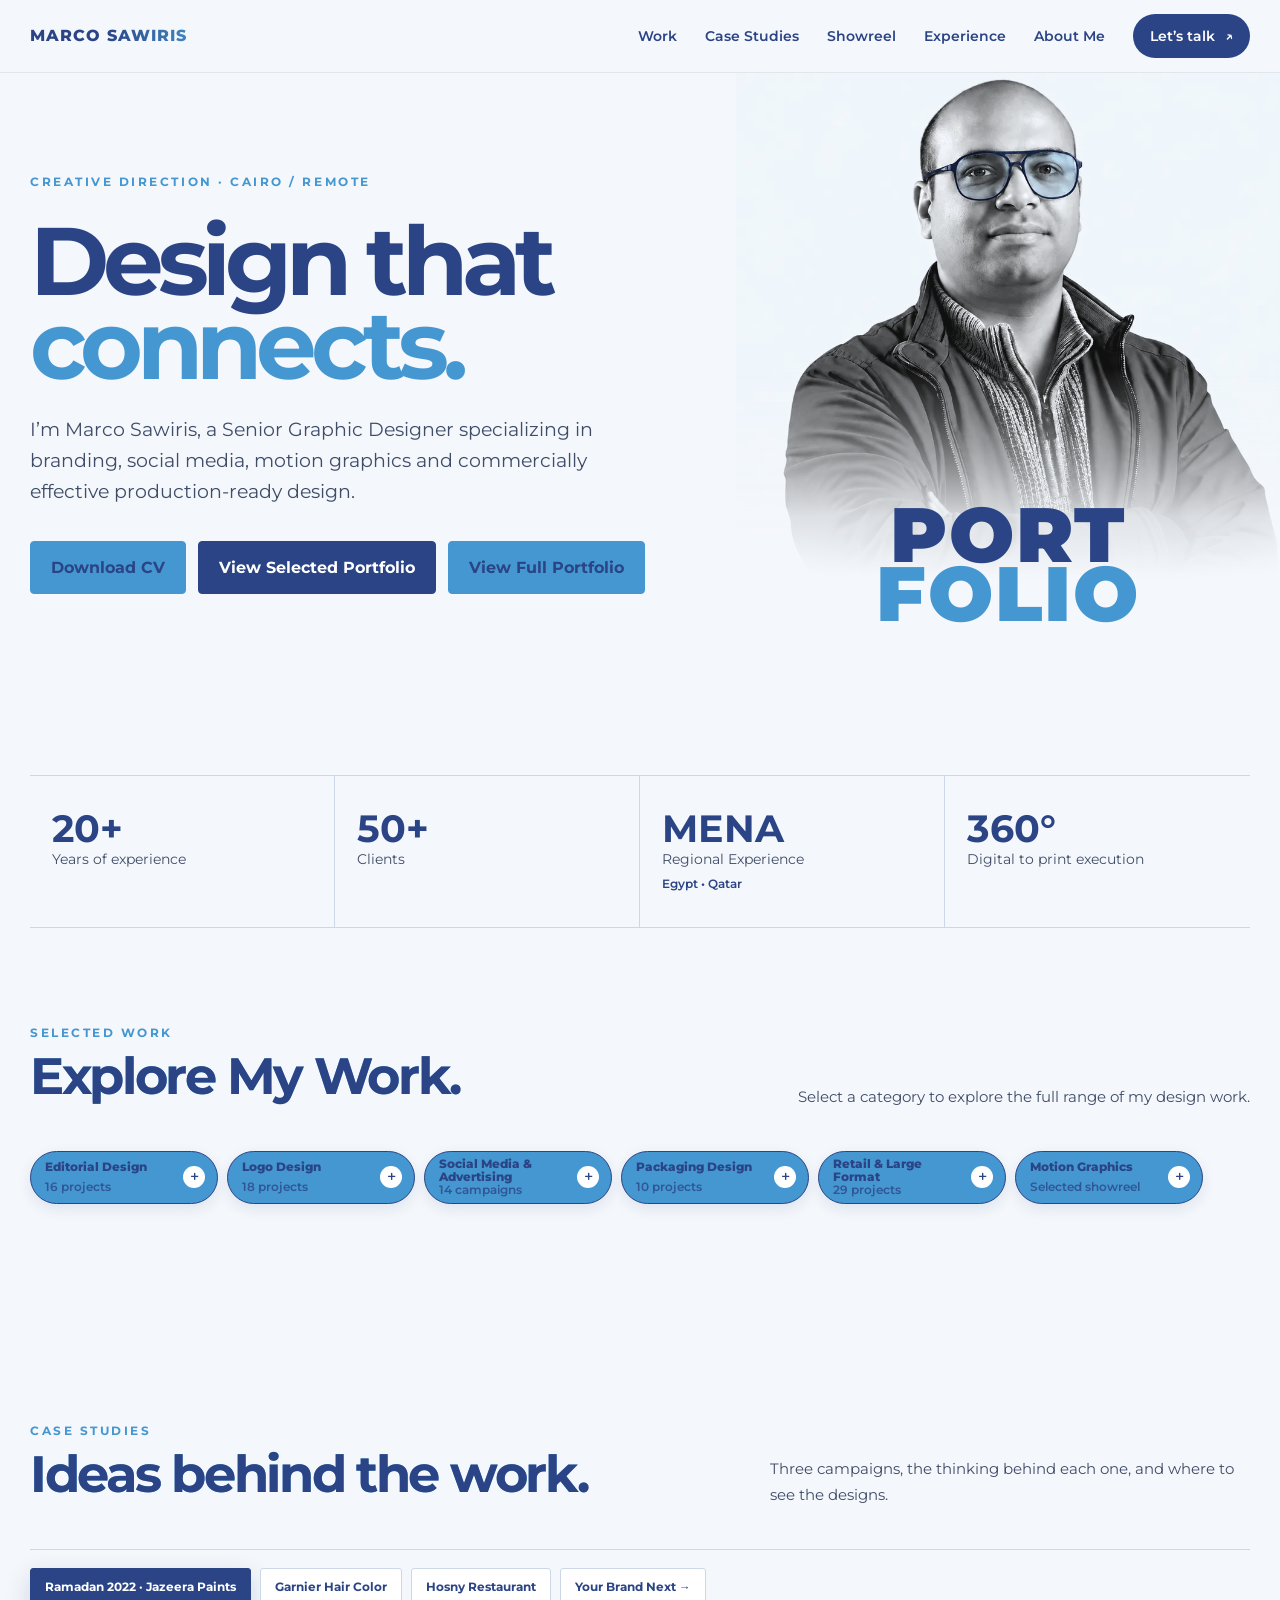
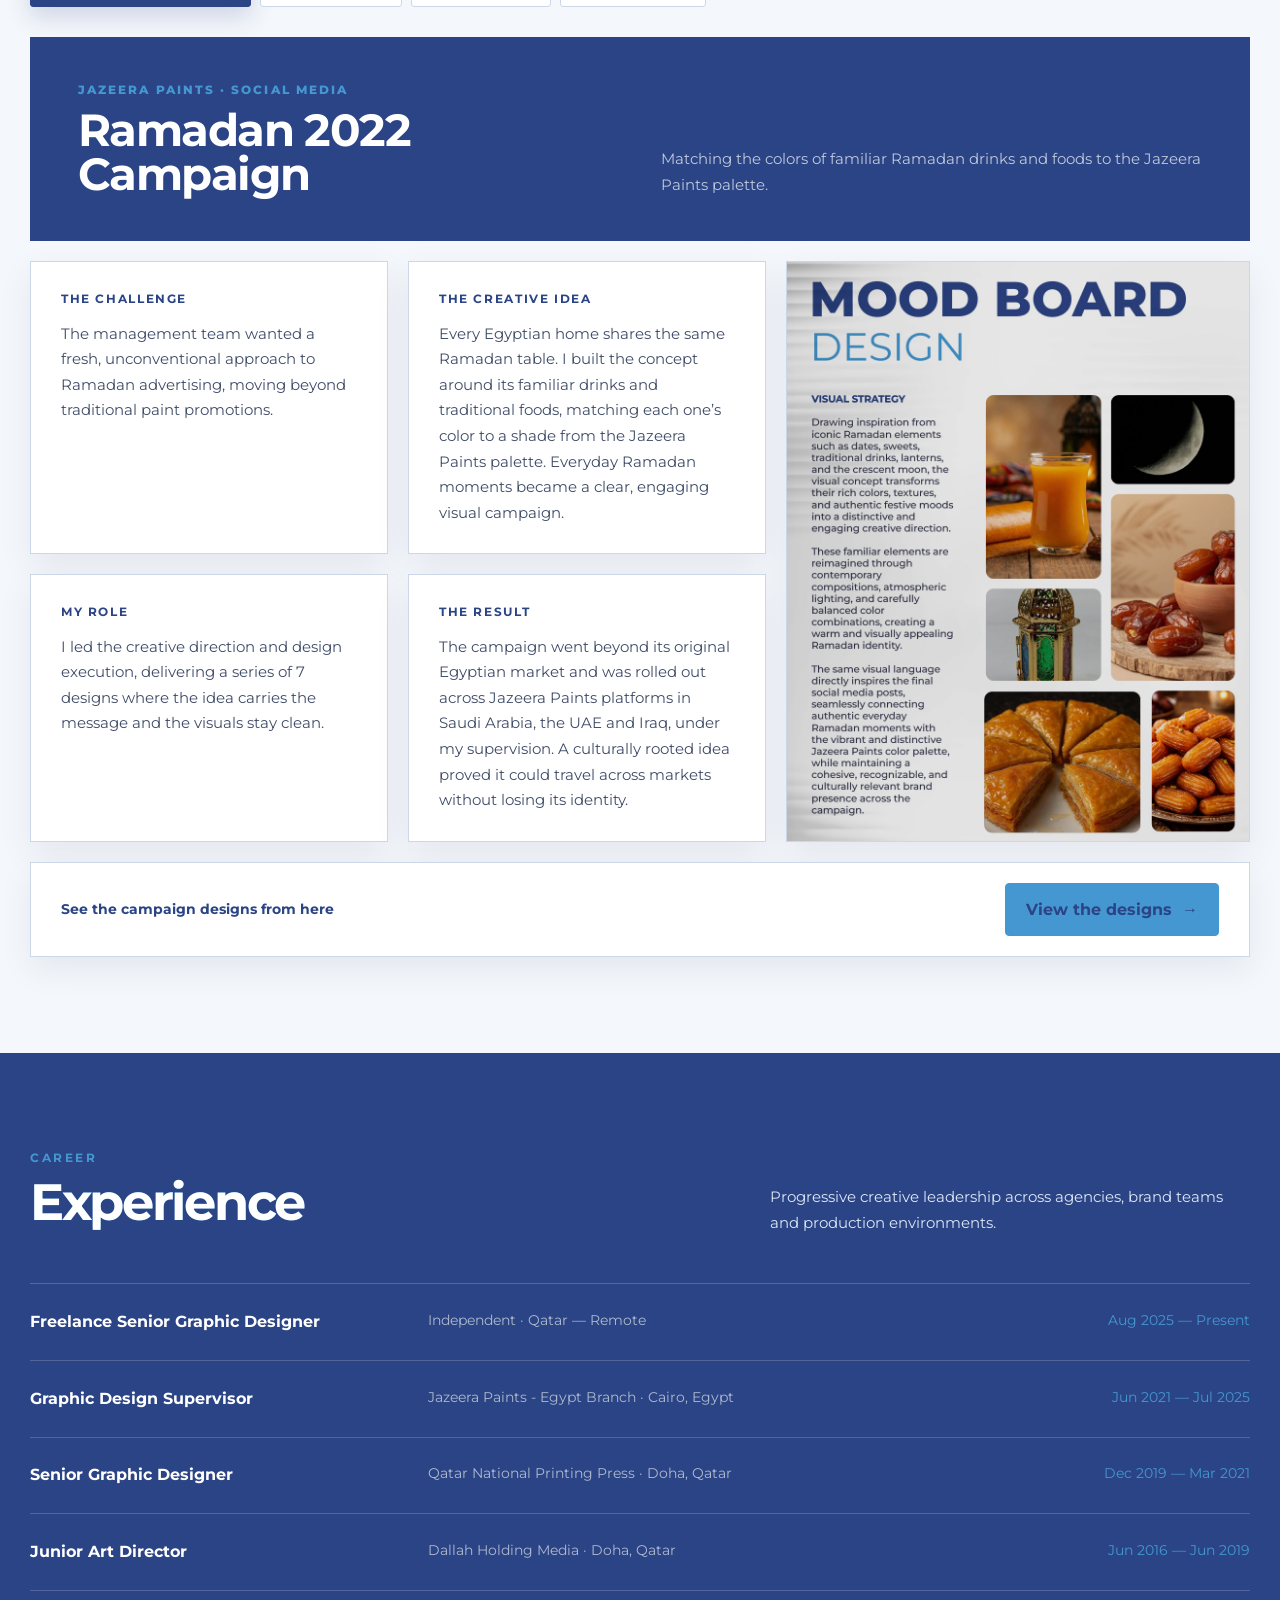
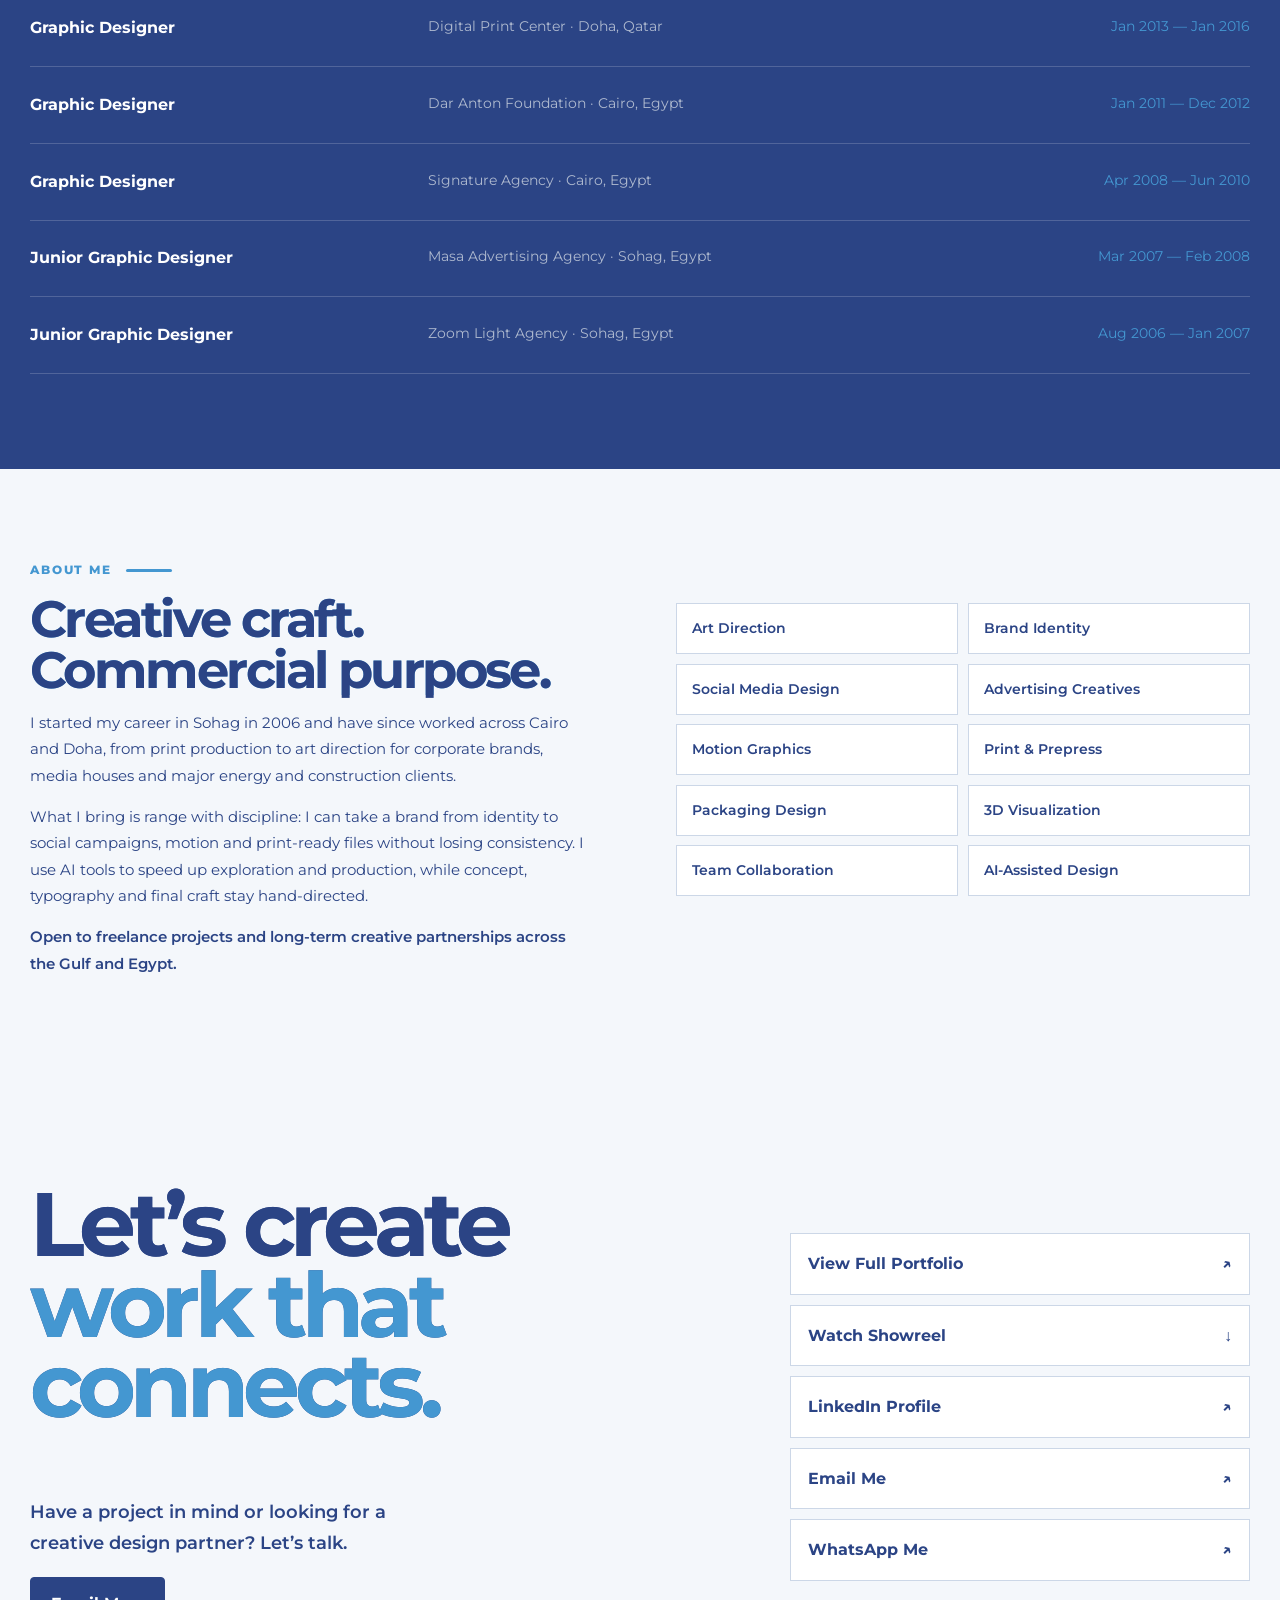
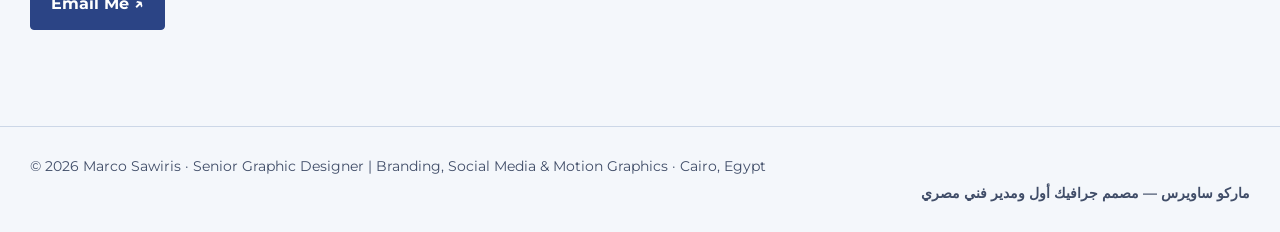
<file: index.html>
<!doctype html>
<html lang="en">
  <head>
    <meta charset="UTF-8" />
    <meta name="viewport" content="width=device-width, initial-scale=1.0" />
    <meta name="theme-color" content="#102044" />

    <!-- العنوان اللي هيظهر في جوجل -->
    <title>Marco Sawiris | Senior Graphic Designer &amp; Art Director</title>

    <!-- الوصف اللي هيظهر في نتائج البحث -->
    <meta name="description" content="Marco Sawiris (ماركو ساويرس) — Senior Graphic Designer &amp; Art Director in Cairo: branding, social media, motion graphics, packaging &amp; print." />
    <meta name="author" content="Marco Sawiris" />
    <link rel="canonical" href="https://marco-sawiris.github.io/" />

    <!-- كود إثبات ملكية جوجل -->
    <meta name="google-site-verification" content="nOoADdu4auPwFT-9pPtDizTC8DgS2HjKHj9ZoH5v5hw" />

    <!-- المشاركة على واتساب / لينكدإن / فيسبوك / تويتر -->
    <meta property="og:type" content="website" />
    <meta property="og:site_name" content="Marco Sawiris" />
    <meta property="og:title" content="Marco Sawiris | Senior Graphic Designer &amp; Art Director" />
    <meta property="og:description" content="Commercially effective brand identities, campaigns, social content, and motion graphics." />
    <meta property="og:url" content="https://marco-sawiris.github.io/" />
    <meta property="og:image" content="https://marco-sawiris.github.io/assets/og-cover-2.jpg" />
    <meta property="og:image:width" content="1200" />
    <meta property="og:image:height" content="630" />
    <meta property="og:image:alt" content="Marco Sawiris — Senior Graphic Designer and Art Director" />
    <meta name="twitter:image" content="https://marco-sawiris.github.io/assets/og-cover-2.jpg" />
    <meta name="twitter:card" content="summary_large_image" />

    <!-- أيقونة الموقع (Favicon) -->
    <link rel="icon" type="image/png" sizes="192x192" href="https://marco-sawiris.github.io/assets/favicon.png" />
    <link rel="apple-touch-icon" sizes="192x192" href="https://marco-sawiris.github.io/assets/favicon.png" />

    <!-- ملف تعريف للـ AI (مسار نسبي) -->
    <link rel="alternate" type="text/plain" href="llms.txt" title="Marco Sawiris AI profile" />

    <!-- تحميل مبكر لأهم عناصر أول الشاشة -->
    <link rel="preload" as="image" href="assets/Marco.Sawiris-Hero-Portrait-03.webp" fetchpriority="high" />
    <link rel="preload" as="font" type="font/woff2" href="assets/fonts/Montserrat-VariableFont_wght.woff2" crossorigin />

    <!-- الستايلات -->
    <link rel="stylesheet" href="styles.css" />
    <link rel="stylesheet" href="experience-v19.css?v=47" />
    <link rel="stylesheet" href="case-studies-v1.css?v=4" />
    <link rel="stylesheet" href="typography-v1.css?v=1" />
    <style>
      .showreel .section-head .eyebrow,
      .showreel .section-head > p { color: #102044; }
      .to-top{position:fixed;right:max(20px,env(safe-area-inset-right));bottom:max(20px,env(safe-area-inset-bottom));z-index:20;width:48px;height:48px;border:0;border-radius:50%;background:#102044;color:#fff;font:700 1.35rem/1 Montserrat,Arial,sans-serif;display:grid;place-items:center;cursor:pointer;box-shadow:0 6px 20px rgba(16,32,68,.28);opacity:0;visibility:hidden;transform:translateY(12px);transition:opacity .25s ease,transform .25s ease,visibility .25s,background .2s}
      .to-top.is-visible{opacity:1;visibility:visible;transform:none}
      .to-top:hover{background:#304789}
      .to-top:focus-visible{outline:3px solid #50a8d9;outline-offset:3px}
      @media(prefers-reduced-motion:reduce){.to-top{transition:none}}
      .featured-reel{position:relative;aspect-ratio:16/9;background:#102044;margin-bottom:8px;overflow:hidden}
      .featured-reel-btn{appearance:none;border:0;padding:0;margin:0;width:100%;height:100%;position:relative;display:block;background:#102044;cursor:pointer;color:#fff;font:700 .95rem/1.3 Montserrat,Arial,sans-serif;text-align:left}
      .featured-reel-btn img{width:100%;height:100%;object-fit:cover;display:block;opacity:.9}
      .featured-reel-play{position:absolute;inset:0;margin:auto;width:84px;height:84px;border-radius:50%;background:rgba(48,71,137,.94);display:grid;place-items:center;font-size:1.7rem;padding-left:5px;box-shadow:0 0 0 12px rgba(80,168,217,.18);transition:transform .25s ease}
      .featured-reel-btn:hover .featured-reel-play{transform:scale(1.1)}
      .featured-reel-btn:focus-visible{outline:3px solid #50a8d9;outline-offset:-3px}
      .featured-reel-title{position:absolute;left:18px;bottom:14px;text-shadow:0 2px 10px rgba(0,0,0,.6)}
      .featured-reel iframe{width:100%;height:100%;border:0;display:block}
      .contact-cta{grid-column:1;grid-row:2}
      .contact-cta p{margin:0 0 18px;font-size:1.15rem;font-weight:600;max-width:34ch}
      @media(min-width:851px){.contact{grid-template-columns:1.2fr .8fr}.contact h2{grid-column:1;grid-row:1}.contact-links{grid-column:2;grid-row:1 / span 2}}
      @media(max-width:850px){.contact-cta{grid-column:auto;grid-row:auto}.featured-reel-play{width:64px;height:64px}}
    </style>

    <!-- السكريبتات (defer: بتشتغل بنفس الترتيب بعد تحميل الصفحة) -->
    <script defer src="motion.js"></script>
    <script defer src="logos-v1.js?v=5"></script>
    <script defer src="social-v1.js?v=13"></script>
    <script defer src="packaging-v1.js?v=3"></script>
    <script defer src="retail-v2.js?v=1"></script>
    <script defer src="showreel-v1.js?v=4"></script>
    <script defer src="experience-v19.js"></script>
    <script defer src="portfolio-toggle.js?v=9"></script>
    <script defer src="case-studies-v1.js?v=3"></script>
    <script defer src="artwork-protection.js?v=3"></script>

    <!-- بيانات منظمة لجوجل: كيان واحد متسق على نفس الدومين -->
    <script type="application/ld+json">
    {
      "@context": "https://schema.org",
      "@graph": [
        {
          "@type": "WebSite",
          "@id": "https://marco-sawiris.github.io/#website",
          "name": "Marco Sawiris",
          "alternateName": ["ماركو ساويرس", "Marco Sawiris Portfolio"],
          "url": "https://marco-sawiris.github.io/"
        },
        {
          "@type": "ProfilePage",
          "url": "https://marco-sawiris.github.io/",
          "name": "Marco Sawiris — Senior Graphic Designer | Branding, Social Media & Motion Graphics",
          "dateModified": "2026-09-30T12:00:00+00:00",
          "isPartOf": { "@id": "https://marco-sawiris.github.io/#website" },
          "mainEntity": {
            "@type": "Person",
            "@id": "https://marco-sawiris.github.io/#marco-sawiris",
            "name": "Marco Sawiris",
            "alternateName": ["ماركو ساويرس", "Marco Sawires"],
            "url": "https://marco-sawiris.github.io/",
            "jobTitle": [
              "Senior Graphic Designer",
              "Art Director",
              "Graphic Design Supervisor"
            ],
            "description": "Egyptian Senior Graphic Designer with 20+ years of experience in branding, social media, motion graphics, print production, packaging and 3D visualization.",
            "knowsLanguage": ["Arabic", "English"],
            "homeLocation": { "@type": "Place", "name": "Cairo, Egypt" },
            "sameAs": [
              "https://www.linkedin.com/in/marco-sawiris",
              "https://linktr.ee/marco.sawiris"
            ]
          }
        }
      ]
    }
    </script>
  </head>
  <body>
    <nav class="nav">
      <div class="wrap nav-inner">
        <a class="mark" href="#top">MARCO SAWIRIS</a>
        <div class="menu">
          <a href="#work">Work</a><a href="#case-studies">Case Studies</a><a href="#showreel">Showreel</a
          ><a href="#experience">Experience</a><a href="#about">About Me</a
          ><a class="pill" href="#contact">Let’s talk <span>↗</span></a>
        </div>
      </div>
    </nav>
    <main id="top">
      <header class="hero">
        <div class="hero-copy">
          <div class="eyebrow">Creative Direction · Cairo / Remote</div>
          <h1>Design that<br /><span>connects.</span></h1>
          <p class="lead">
            I’m Marco Sawiris, a Senior Graphic Designer specializing in
            branding, social media, motion graphics and commercially effective
            production-ready design.
          </p>
          <div class="hero-actions">
            <a
              class="btn"
              href="https://drive.google.com/file/d/1GhDxaaLKymtLOQxXorWLY9MQk9ELjSIa/view?usp=drivesdk"
              target="_blank"
              rel="noopener"
              >Download CV</a
            ><a
              class="btn primary"
              href="https://drive.google.com/file/d/1zF6tZiy5BdkBHuLDIIH_CXRCL01OF262/view?usp=drivesdk"
              target="_blank"
              rel="noopener"
              >View Selected Portfolio</a
            ><a
              class="btn"
              href="https://drive.google.com/file/d/1ewgBhCnZVvy12nM0HY8t4wVZW1QT7ZI0/view?usp=drivesdk"
              target="_blank"
              rel="noopener"
              >View Full Portfolio</a>
          </div>
        </div>
        <div class="hero-art">
          <strong role="img" aria-label="Portfolio"
            ><span class="port">PORT</span
            ><span class="folio">FOLIO</span></strong
          ><video
            class="portrait hero-video"
            autoplay
            muted
            playsinline
            preload="metadata"
            poster="assets/Marco.Sawiris-Hero-Portrait-03.webp"
            aria-label="Animated portrait of Marco Sawiris"
          >
            <source
              src="assets/Marco.Sawiris-Hero-Video-02-web.mp4"
              type="video/mp4"
            />
          </video>
        </div>
      </header>
      <div class="wrap stats">
        <div class="stat">
          <strong>20+</strong><span>Years of experience</span>
        </div>
        <div class="stat">
          <strong>50+</strong><span>Clients</span>
        </div>
        <div class="stat">
          <strong>MENA</strong
          ><span
            >Regional Experience<small
              >Egypt • Qatar</small
            ></span
          >
        </div>
        <div class="stat">
          <strong>360°</strong><span>Digital to print execution</span>
        </div>
      </div>
      <section id="work">
        <div class="wrap">
          <div class="section-head">
            <div>
              <div class="eyebrow">Selected work</div>
              <h2 id="work-title">Explore My Work.</h2>
            </div>
            <p id="work-description">
              Select a category to explore the full range of my design work.
            </p>
          </div>
          <div class="filters" role="group" aria-label="Portfolio category">
            <button class="filter" data-filter="print" aria-expanded="false">
              Editorial Design</button
            ><button class="filter" data-filter="logo" aria-expanded="false">
              Logo Design</button
            ><button class="filter" data-filter="social" aria-expanded="false">
              Social Media &amp; Advertising</button
            ><button
              class="filter"
              data-filter="packaging"
              aria-expanded="false"
            >
              Packaging Design</button
            ><button class="filter" data-filter="retail" aria-expanded="false">
              Retail &amp; Large Format</button
            ><button class="filter" data-filter="motion" aria-expanded="false">
              Motion Graphics
            </button>
          </div>
          <div class="work-grid" id="portfolio-grid">
            <a
              class="work-card editorial-card"
              data-category="print"
              href="assets/editorial/Marco.Sawiris-Editorial-Print-02-Valuable-Archaeological-Collection.jpg"
              target="_blank"
              rel="noopener"
              ><img loading="lazy" decoding="async"
                src="assets/editorial/Marco.Sawiris-Editorial-Print-02-Valuable-Archaeological-Collection.jpg"
                alt="Valuable Archaeological Collection book cover"
              />
              <div class="editorial-copy">
                <h3>Valuable Archaeological Collection</h3>
                <p class="project-type">Book Cover - Culture & Heritage</p>
                <h4>Concept & Design Approach</h4>
                <p>
                  <b>Concept:</b> A heritage-led cover built around Islamic
                  architectural detail, giving the publication a strong sense of
                  history and cultural value.
                </p>
                <p>
                  <b>Design Approach:</b> Cinematic imagery, warm tonal
                  treatment and focused Arabic typography create depth and a
                  premium archival character.
                </p>
              </div></a
            >
            <a
              class="work-card editorial-card"
              data-category="print"
              href="assets/editorial/Marco.Sawiris-Editorial-Print-01-Amiri-Gems.jpg"
              target="_blank"
              rel="noopener"
              ><img loading="lazy" decoding="async"
                src="assets/editorial/Marco.Sawiris-Editorial-Print-01-Amiri-Gems.jpg"
                alt="Amiri Gems jewelry catalog"
              />
              <div class="editorial-copy">
                <h3>Amiri Gems</h3>
                <p class="project-type">Catalog - Jewelry</p>
                <h4>Concept & Design Approach</h4>
                <p>
                  <b>Concept:</b> A refined jewelry catalog direction that
                  places the product at the center and communicates elegance,
                  rarity and craftsmanship.
                </p>
                <p>
                  <b>Design Approach:</b> Premium product imagery, restrained
                  composition and soft neutral tones support a luxurious visual
                  hierarchy.
                </p>
              </div></a
            >
            <a
              class="work-card editorial-card"
              data-category="print"
              href="assets/editorial/Marco.Sawiris-Editorial-Print-03-Gulf-Builders.jpg"
              target="_blank"
              rel="noopener"
              ><img loading="lazy" decoding="async"
                src="assets/editorial/Marco.Sawiris-Editorial-Print-03-Gulf-Builders.jpg"
                alt="Gulf Builders construction company profile"
              />
              <div class="editorial-copy">
                <h3>Gulf Builders</h3>
                <p class="project-type">Company Profile - Construction</p>
                <h4>Concept & Design Approach</h4>
                <p>
                  <b>Concept:</b> A corporate profile concept built around the
                  human side of construction, balancing safety, expertise and
                  professional credibility.
                </p>
                <p>
                  <b>Design Approach:</b> Realistic photography, clear hierarchy
                  and industrial visual cues create a direct, dependable
                  corporate presentation.
                </p>
              </div></a
            >
            <a
              class="work-card editorial-card"
              data-category="print"
              href="assets/editorial/Marco.Sawiris-Editorial-Print-04-Al-Sawari-Bright-Light.jpg"
              target="_blank"
              rel="noopener"
              ><img loading="lazy" decoding="async"
                src="assets/editorial/Marco.Sawiris-Editorial-Print-04-Al-Sawari-Bright-Light.jpg"
                alt="Al-Sawari Bright Light real estate company profile"
              />
              <div class="editorial-copy">
                <h3>Al-Sawari Bright Light</h3>
                <p class="project-type">Company Profile - Real Estate</p>
                <h4>Concept & Design Approach</h4>
                <p>
                  <b>Concept:</b> A contemporary corporate cover using
                  architecture as the main brand asset, communicating scale,
                  development and modern urban growth.
                </p>
                <p>
                  <b>Design Approach:</b> Geometric white lines, architectural
                  photography and generous negative space give the profile a
                  structured modern identity.
                </p>
              </div></a
            >
            <a
              class="work-card editorial-card"
              data-category="print"
              href="assets/editorial/Marco.Sawiris-Editorial-Print-05-Volt-Craft-Contracting.jpg"
              target="_blank"
              rel="noopener"
              ><img loading="lazy" decoding="async"
                src="assets/editorial/Marco.Sawiris-Editorial-Print-05-Volt-Craft-Contracting.jpg"
                alt="Volt Craft Contracting company profile"
              />
              <div class="editorial-copy">
                <h3>Volt Craft Contracting</h3>
                <p class="project-type">Company Profile - Contracting</p>
                <h4>Concept & Design Approach</h4>
                <p>
                  <b>Concept:</b> A bold corporate publication that presents the
                  contractor as modern, capable and people-driven, with a strong
                  visual identity.
                </p>
                <p>
                  <b>Design Approach:</b> High-contrast branding, monochrome
                  team imagery and modular editorial layouts create a confident
                  contemporary system.
                </p>
              </div></a
            >
            <a
              class="work-card editorial-card"
              data-category="print"
              href="assets/editorial/Marco.Sawiris-Editorial-Print-06-Energy-Awards-Dinner-Menu.jpg"
              target="_blank"
              rel="noopener"
              ><img loading="lazy" decoding="async"
                src="assets/editorial/Marco.Sawiris-Editorial-Print-06-Energy-Awards-Dinner-Menu.jpg"
                alt="Energy Awards dinner menu"
              />
              <div class="editorial-copy">
                <h3>Energy Awards Dinner Menu</h3>
                <p class="project-type">Event Collateral - Energy</p>
                <h4>Concept & Design Approach</h4>
                <p>
                  <b>Concept:</b> An elegant event menu designed to reflect the
                  prestige of an international energy awards ceremony without
                  visual excess.
                </p>
                <p>
                  <b>Design Approach:</b> Subtle geometric patterning, centered
                  typography and restrained metallic tones establish a formal
                  premium character.
                </p>
              </div></a
            >
            <a
              class="work-card editorial-card"
              data-category="print"
              href="assets/editorial/Marco.Sawiris-Editorial-Print-07-Jazeera-Paints-Price-List.jpg"
              target="_blank"
              rel="noopener"
              ><img loading="lazy" decoding="async"
                src="assets/editorial/Marco.Sawiris-Editorial-Print-07-Jazeera-Paints-Price-List.jpg"
                alt="Jazeera Paints price list catalog"
              />
              <div class="editorial-copy">
                <h3>Jazeera Paints Price List</h3>
                <p class="project-type">Product Catalog - Paints</p>
                <h4>Concept & Design Approach</h4>
                <p>
                  <b>Concept:</b> A functional product publication that
                  organizes a broad paint range into an accessible, branded
                  reference for customers and sales teams.
                </p>
                <p>
                  <b>Design Approach:</b> Clean grids, product-led pages and
                  controlled brand accents improve navigation while keeping the
                  catalog visually light.
                </p>
              </div></a
            >
            <a
              class="work-card editorial-card"
              data-category="print"
              href="assets/editorial/Marco.Sawiris-Editorial-Print-08-Jazeera-Cement-Products.jpg"
              target="_blank"
              rel="noopener"
              ><img loading="lazy" decoding="async"
                src="assets/editorial/Marco.Sawiris-Editorial-Print-08-Jazeera-Cement-Products.jpg"
                alt="Jazeera Cement Products catalog"
              />
              <div class="editorial-copy">
                <h3>Jazeera Cement Products</h3>
                <p class="project-type">Product Catalog - Construction</p>
                <h4>Concept & Design Approach</h4>
                <p>
                  <b>Concept:</b> A technical catalog direction that makes
                  industrial products feel organized, contemporary and
                  commercially presentable.
                </p>
                <p>
                  <b>Design Approach:</b> Neutral architectural styling,
                  structured information blocks and product renders create a
                  precise professional hierarchy.
                </p>
              </div></a
            >
            <a
              class="work-card editorial-card"
              data-category="print"
              href="assets/editorial/Marco.Sawiris-Editorial-Print-09-Qatar-Trade-Conference.jpg"
              target="_blank"
              rel="noopener"
              ><img loading="lazy" decoding="async"
                src="assets/editorial/Marco.Sawiris-Editorial-Print-09-Qatar-Trade-Conference.jpg"
                alt="Qatar Trade Conference magazine"
              />
              <div class="editorial-copy">
                <h3>Qatar Trade Conference</h3>
                <p class="project-type">Magazine - Event Publication</p>
                <h4>Concept & Design Approach</h4>
                <p>
                  <b>Concept:</b> A dynamic conference publication that connects
                  trade, logistics and expert content within one energetic
                  editorial language.
                </p>
                <p>
                  <b>Design Approach:</b> Circular image framing, strong
                  blue-magenta accents and clear content hierarchy create
                  movement and event visibility.
                </p>
              </div></a
            >
            <a
              class="work-card editorial-card"
              data-category="print"
              href="assets/editorial/Marco.Sawiris-Editorial-Print-10-Hadu-Projects.jpg"
              target="_blank"
              rel="noopener"
              ><img loading="lazy" decoding="async"
                src="assets/editorial/Marco.Sawiris-Editorial-Print-10-Hadu-Projects.jpg"
                alt="Hadu Projects gift catalog"
              />
              <div class="editorial-copy">
                <h3>Hadu Projects</h3>
                <p class="project-type">Gift Catalog - Creative Industries</p>
                <h4>Concept & Design Approach</h4>
                <p>
                  <b>Concept:</b> A playful catalog identity that presents
                  creative merchandise through a hand-drawn visual language with
                  an approachable personality.
                </p>
                <p>
                  <b>Design Approach:</b> Monochrome doodle illustration with a
                  bold red focal block gives the cover contrast, memorability
                  and youthful energy.
                </p>
              </div></a
            >
            <a
              class="work-card editorial-card"
              data-category="print"
              href="assets/editorial/Marco.Sawiris-Editorial-Print-11-Shell-World-Qatar.jpg"
              target="_blank"
              rel="noopener"
              ><img loading="lazy" decoding="async"
                src="assets/editorial/Marco.Sawiris-Editorial-Print-11-Shell-World-Qatar.jpg"
                alt="Shell World Qatar corporate magazine"
              />
              <div class="editorial-copy">
                <h3>Shell World Qatar</h3>
                <p class="project-type">Corporate Magazine - Energy</p>
                <h4>Concept & Design Approach</h4>
                <p>
                  <b>Concept:</b> A corporate magazine system that balances
                  global brand consistency with local editorial storytelling and
                  event coverage.
                </p>
                <p>
                  <b>Design Approach:</b> Strong Shell brand colors, modular
                  article layouts and documentary imagery support fast reading
                  and brand recognition.
                </p>
              </div></a
            >
            <a
              class="work-card editorial-card"
              data-category="print"
              href="assets/editorial/Marco.Sawiris-Editorial-Print-12-North-Oil-Company.jpg"
              target="_blank"
              rel="noopener"
              ><img loading="lazy" decoding="async"
                src="assets/editorial/Marco.Sawiris-Editorial-Print-12-North-Oil-Company.jpg"
                alt="North Oil Company corporate brochure"
              />
              <div class="editorial-copy">
                <h3>North Oil Company</h3>
                <p class="project-type">Corporate Brochure - Energy</p>
                <h4>Concept & Design Approach</h4>
                <p>
                  <b>Concept:</b> An information-led corporate brochure that
                  translates complex operational content into a clear and
                  credible visual story.
                </p>
                <p>
                  <b>Design Approach:</b> Geometric brand shapes, infographics,
                  photography and disciplined grids make technical information
                  easier to scan.
                </p>
              </div></a
            >
            <a
              class="work-card editorial-card"
              data-category="print"
              href="assets/editorial/Marco.Sawiris-Editorial-Print-13-Shop-Qatar.jpg"
              target="_blank"
              rel="noopener"
              ><img loading="lazy" decoding="async"
                src="assets/editorial/Marco.Sawiris-Editorial-Print-13-Shop-Qatar.jpg"
                alt="Shop Qatar retail and lifestyle magazine"
              />
              <div class="editorial-copy">
                <h3>Shop Qatar</h3>
                <p class="project-type">Magazine - Retail & Lifestyle</p>
                <h4>Concept & Design Approach</h4>
                <p>
                  <b>Concept:</b> A lively editorial direction built around
                  shopping, fashion and city experiences, designed to feel
                  energetic and contemporary.
                </p>
                <p>
                  <b>Design Approach:</b> Bold illustration, warm orange-magenta
                  tones and expressive editorial imagery create a youthful
                  retail atmosphere.
                </p>
              </div></a
            >
            <a
              class="work-card editorial-card"
              data-category="print"
              href="assets/editorial/Marco.Sawiris-Editorial-Print-14-Idea-Notebook.jpg"
              target="_blank"
              rel="noopener"
              ><img loading="lazy" decoding="async"
                src="assets/editorial/Marco.Sawiris-Editorial-Print-14-Idea-Notebook.jpg"
                alt="Idea Notebook entrepreneurship cover"
              />
              <div class="editorial-copy">
                <h3>Idea Notebook</h3>
                <p class="project-type">Notebook Cover - Entrepreneurship</p>
                <h4>Concept & Design Approach</h4>
                <p>
                  <b>Concept:</b> A creative notebook concept centered on ideas,
                  ambition and entrepreneurship, using informal visual language
                  to encourage expression.
                </p>
                <p>
                  <b>Design Approach:</b> Handwritten typography, sketch-style
                  graphics and varied accent colors create a personal, energetic
                  and idea-driven feel.
                </p>
              </div></a
            >
            <a
              class="work-card editorial-card"
              data-category="print"
              href="assets/editorial/Marco.Sawiris-Editorial-Print-15-QSRTC-Outreach-2015.jpg"
              target="_blank"
              rel="noopener"
              ><img loading="lazy" decoding="async"
                src="assets/editorial/Marco.Sawiris-Editorial-Print-15-QSRTC-Outreach-2015.jpg"
                alt="QSRTC Outreach publication"
              />
              <div class="editorial-copy">
                <h3>QSRTC Outreach</h3>
                <p class="project-type">Outreach Publication - Energy</p>
                <h4>Concept & Design Approach</h4>
                <p>
                  <b>Concept:</b> A compact outreach publication presenting
                  technical activities in an accessible format while maintaining
                  strong corporate recognition.
                </p>
                <p>
                  <b>Design Approach:</b> Shell yellow, structured spreads and
                  technical photography deliver a clean branded editorial system
                  with high visibility.
                </p>
              </div></a
            >
            <a
              class="work-card editorial-card"
              data-category="print"
              href="assets/editorial/Marco.Sawiris-Editorial-Print-16-Corporate-Profile-Qatar.jpg"
              target="_blank"
              rel="noopener"
              ><img loading="lazy" decoding="async"
                src="assets/editorial/Marco.Sawiris-Editorial-Print-16-Corporate-Profile-Qatar.jpg"
                alt="Qatar real estate corporate profile"
              />
              <div class="editorial-copy">
                <h3>Corporate Profile - Qatar</h3>
                <p class="project-type">Company Profile - Real Estate</p>
                <h4>Concept & Design Approach</h4>
                <p>
                  <b>Concept:</b> A restrained corporate editorial concept
                  combining Doha architecture with a formal information
                  structure for a credible business presence.
                </p>
                <p>
                  <b>Design Approach:</b> Monochrome city photography, burgundy
                  accents and geometric patterning create a mature,
                  institutional and regionally relevant look.
                </p>
              </div></a
            >
          </div>
        </div>
      </section>
      <section class="showreel" id="showreel">
        <div class="wrap">
          <div class="section-head">
            <div>
              <div class="eyebrow">Showreel</div>
              <h2>Motion in action.</h2>
            </div>
            <p>
              Play the featured video below, or open any video from the live
              showreel gallery.
            </p>
          </div>
          <div class="showreel-frame">
            <iframe
              src="https://drive.google.com/embeddedfolderview?id=1smqu8uYexZ1O3ZZDyJmsUYpvpk3WUfDZ#grid"
              title="Marco Sawiris showreel video gallery"
              loading="lazy"
              allow="fullscreen"
            ></iframe>
          </div>
        </div>
      </section>
      <section id="case-studies">
        <div class="wrap">
          <div class="section-head">
            <div><div class="eyebrow">Case studies</div><h2>Ideas behind the work.</h2></div>
            <p>Three campaigns, the thinking behind each one, and where to see the designs.</p>
          </div>
          <nav class="campaign-tabs" role="tablist" aria-label="Case studies"><button class="campaign-tab is-active" type="button" role="tab" data-target="cs-ramadan">Ramadan 2022 · Jazeera Paints</button><button class="campaign-tab" type="button" role="tab" data-target="cs-garnier">Garnier Hair Color</button><button class="campaign-tab" type="button" role="tab" data-target="cs-hosny">Hosny Restaurant</button><button class="campaign-tab" type="button" role="tab" data-target="cs-next">Your Brand Next →</button></nav>
          <article class="cs-panel cs-has-collage" id="cs-ramadan">
            <div class="campaign-heading"><div><span class="campaign-kicker">Jazeera Paints · Social Media</span><h3>Ramadan 2022 Campaign</h3></div><p>Matching the colors of familiar Ramadan drinks and foods to the Jazeera Paints palette.</p></div>
            <figure class="cs-collage"><img src="assets/case-studies/jazeera-case-study-collage.jpg" width="1600" height="2000" alt="Jazeera Paints Ramadan 2022 campaign collage" loading="lazy" /></figure>
            <div class="cs-grid"><div class="cs-block"><h4>The Challenge</h4><p>The management team wanted a fresh, unconventional approach to Ramadan advertising, moving beyond traditional paint promotions.</p></div><div class="cs-block"><h4>The Creative Idea</h4><p>Every Egyptian home shares the same Ramadan table. I built the concept around its familiar drinks and traditional foods, matching each one’s color to a shade from the Jazeera Paints palette. Everyday Ramadan moments became a clear, engaging visual campaign.</p></div><div class="cs-block"><h4>My Role</h4><p>I led the creative direction and design execution, delivering a series of 7 designs where the idea carries the message and the visuals stay clean.</p></div><div class="cs-block"><h4>The Result</h4><p>The campaign went beyond its original Egyptian market and was rolled out across Jazeera Paints platforms in Saudi Arabia, the UAE and Iraq, under my supervision. A culturally rooted idea proved it could travel across markets without losing its identity.</p></div></div>
            <div class="cs-actions"><span class="cs-note">See the campaign designs from here</span><a class="btn" href="#work" data-open-design="jazeera-ramadan">View the designs <span>→</span></a></div>
          </article>
          <article class="cs-panel cs-has-collage" id="cs-garnier" hidden>
            <div class="campaign-heading"><div><span class="campaign-kicker">Integrated Advertising &amp; Packaging</span><h3>Garnier Hair Color Campaign</h3></div><p>The product box became the poster.</p></div>
            <figure class="cs-collage"><img src="assets/case-studies/garnier-case-study-collage.jpg" width="1600" height="2000" alt="Garnier Hair Color campaign collage" loading="lazy" /></figure>
            <div class="cs-grid"><div class="cs-block"><h4>The Challenge</h4><p>Garnier Hair Color needed a fresh, engaging way to stand out, beyond the conventional approach of using a model’s hair color as the main advertising visual.</p></div><div class="cs-block"><h4>The Creative Concept</h4><p>I turned the product packaging into the campaign’s main visual. Instead of a model-based advertisement, the box itself became the poster, putting the promised hair color front and center.</p></div><div class="cs-block"><h4>Execution</h4><p>I developed the concept into a cohesive campaign across three touchpoints: the product packaging, advertising visuals, and a custom Snapchat filter. Each one reinforced the same idea, making the brand experience clear, interactive and easy to understand.</p></div><div class="cs-block"><h4>The Result</h4><p>One simple idea carried across product design, advertising and digital interaction, creating a unified and accessible brand experience.</p></div></div>
            <div class="cs-actions"><span class="cs-note">See the campaign designs from here</span><a class="btn" href="#work" data-open-design="garnier">View the designs <span>→</span></a></div>
          </article>
          <article class="cs-panel cs-has-collage" id="cs-hosny" hidden>
            <div class="campaign-heading"><div><span class="campaign-kicker">Social Media Campaign</span><h3>Hosny Restaurant</h3></div><p>Authenticity told through the nostalgia of classic Egyptian music.</p></div>
            <figure class="cs-collage"><img src="assets/case-studies/hosny-case-study-collage.jpg" width="1600" height="2000" alt="Hosny Restaurant campaign collage" loading="lazy" /></figure>
            <div class="cs-grid"><div class="cs-block"><h4>The Challenge</h4><p>Hosny is an authentic, home-style restaurant, and the challenge was to make people <i>feel</i> that authenticity on social media, beyond simply showing dishes.</p></div><div class="cs-block"><h4>The Creative Concept</h4><p>I expressed authenticity through nostalgia. The campaign linked Hosny’s food to the golden age of Egyptian music, with references to Umm Kulthum, Farid al-Atrash, Shadia, Abdel Halim Hafez and Asmahan, evoking the original taste we grew up with. To balance that classic tone with a more playful, popular voice, I added a reference to Ahmed Zaki’s song from the film <i>Kaboria</i>.</p></div><div class="cs-block"><h4>Execution</h4><p>I designed a series of 8 social media visuals that pair strong food photography with these musical references, so each post carries both the appetite and the memory.</p></div><div class="cs-block"><h4>Key Design Decisions</h4><ul><li><b>Music instead of the usual “homemade” claim:</b> nostalgia proves authenticity better than words.</li><li><b>Mixing eras:</b> classic voices for the nostalgia, a lighter popular reference for a wider audience.</li></ul></div></div>
            <div class="cs-actions"><span class="cs-note">See the campaign designs from here</span><a class="btn" href="#work" data-open-design="hosny">View the designs <span>→</span></a></div>
          </article>
          <article class="cs-panel cs-next" id="cs-next" hidden>
            <div class="campaign-heading"><div><span class="campaign-kicker">Let’s build it together</span><h3>Your brand could be the next case study.</h3></div><p>A clear idea, carried from concept to every touchpoint.</p></div>
            <div class="cs-grid cs-single"><div class="cs-block"><h4>Have a project in mind?</h4><p>Tell me about your brand, campaign or product, and let’s turn it into the next story worth telling.</p></div></div>
            <div class="cs-actions"><span class="cs-note">Email, WhatsApp and LinkedIn are one click away</span><a class="btn" href="#contact">Let’s talk <span>↗</span></a></div>
          </article>
        </div>
      </section>
      <section class="experience" id="experience">
        <div class="wrap">
          <div class="eyebrow">Career</div>
          <div class="section-head">
            <h2>Experience</h2>
            <p>
              Progressive creative leadership across agencies, brand teams and
              production environments.
            </p>
          </div>
          <div class="timeline">
            <div class="role">
              <strong>Freelance Senior Graphic Designer</strong
              ><span>Independent · Qatar — Remote</span
              ><time>Aug 2025 — Present</time>
            </div>
            <div class="role">
              <strong>Graphic Design Supervisor</strong
              ><span>Jazeera Paints - Egypt Branch · Cairo, Egypt</span
              ><time>Jun 2021 — Jul 2025</time>
            </div>
            <div class="role">
              <strong>Senior Graphic Designer</strong
              ><span>Qatar National Printing Press · Doha, Qatar</span
              ><time>Dec 2019 — Mar 2021</time>
            </div>
            <div class="role">
              <strong>Junior Art Director</strong
              ><span>Dallah Holding Media · Doha, Qatar</span
              ><time>Jun 2016 — Jun 2019</time>
            </div>
            <div class="role">
              <strong>Graphic Designer</strong
              ><span>Digital Print Center · Doha, Qatar</span
              ><time>Jan 2013 — Jan 2016</time>
            </div>
            <div class="role">
              <strong>Graphic Designer</strong
              ><span>Dar Anton Foundation · Cairo, Egypt</span
              ><time>Jan 2011 — Dec 2012</time>
            </div>
            <div class="role">
              <strong>Graphic Designer</strong
              ><span>Signature Agency · Cairo, Egypt</span
              ><time>Apr 2008 — Jun 2010</time>
            </div>
            <div class="role">
              <strong>Junior Graphic Designer</strong
              ><span>Masa Advertising Agency · Sohag, Egypt</span
              ><time>Mar 2007 — Feb 2008</time>
            </div>
            <div class="role">
              <strong>Junior Graphic Designer</strong
              ><span>Zoom Light Agency · Sohag, Egypt</span
              ><time>Aug 2006 — Jan 2007</time>
            </div>
          </div>
        </div>
      </section>
      <section id="about">
        <div class="wrap about-grid">
          <div>
            <div class="eyebrow about-eyebrow">About Me</div>
            <h2>Creative craft.<br />Commercial purpose.</h2>
            <p>I started my career in Sohag in 2006 and have since worked across Cairo and Doha, from print production to art direction for corporate brands, media houses and major energy and construction clients.</p>
            <p>What I bring is range with discipline: I can take a brand from identity to social campaigns, motion and print-ready files without losing consistency. I use AI tools to speed up exploration and production, while concept, typography and final craft stay hand-directed.</p>
            <p class="about-open">Open to freelance projects and long-term creative partnerships across the Gulf and Egypt.</p>
          </div>
          <div class="about-details">
            <div class="skill-grid">
              <div class="skill">Art Direction</div>
              <div class="skill">Brand Identity</div>
              <div class="skill">Social Media Design</div>
              <div class="skill">Advertising Creatives</div>
              <div class="skill">Motion Graphics</div>
              <div class="skill">Print & Prepress</div>
              <div class="skill">Packaging Design</div>
              <div class="skill">3D Visualization</div>
              <div class="skill">Team Collaboration</div>
              <div class="skill">AI-Assisted Design</div>
            </div>
          </div>
        </div>
      </section>
      <section id="contact">
        <div class="wrap contact">
          <h2>Let’s create<br /><span>work that connects.</span></h2>
          <div class="contact-cta">
            <p>
              Have a project in mind or looking for a creative design partner?
              Let’s talk.
            </p>
            <a class="btn primary" href="mailto:mmalgy@gmail.com?subject=Project%20inquiry">Email Me ↗</a>
          </div>
          <div class="contact-links">
            <a
          href="https://drive.google.com/file/d/1ewgBhCnZVvy12nM0HY8t4wVZW1QT7ZI0/view?usp=sharing"
          target="_blank"
          rel="noopener"
          >View Full Portfolio <span>↗</span></a
            ><a href="#showreel" data-open-reel>Watch Showreel <span>↓</span></a
            ><a
              href="https://www.linkedin.com/in/marco-sawiris"
              target="_blank"
              rel="noopener"
              >LinkedIn Profile <span>↗</span></a
            ><a href="mailto:mmalgy@gmail.com">Email Me <span>↗</span></a
            ><a href="https://wa.me/201200076519" target="_blank" rel="noopener"
              >WhatsApp Me <span>↗</span></a
            >
          </div>
        </div>
      </section>
    </main>
    <footer class="footer">
      <div class="wrap">
        © 2026 Marco Sawiris · Senior Graphic Designer | Branding, Social Media
        &amp; Motion Graphics · Cairo, Egypt<span
          class="arabic-identity"
          lang="ar"
          dir="rtl"
          >ماركو ساويرس — مصمم جرافيك أول ومدير فني مصري</span
        >
      </div>
    </footer>
    <button class="to-top" type="button" aria-label="Back to top" title="Back to top">↑</button>
    <script>
      (function () {
        var btn = document.querySelector(".to-top");
        if (!btn) return;
        function toggle() {
          btn.classList.toggle("is-visible", window.scrollY > 700);
        }
        window.addEventListener("scroll", toggle, { passive: true });
        toggle();
        btn.addEventListener("click", function () {
          var reduce = window.matchMedia("(prefers-reduced-motion: reduce)").matches;
          window.scrollTo({ top: 0, behavior: reduce ? "auto" : "smooth" });
        });
      })();
    </script>
    <script>
      document.querySelectorAll("[data-open-reel]").forEach(function (a) {
        a.addEventListener("click", function (e) {
          e.preventDefault();
          var nav = document.querySelector('.menu a[href="#showreel"]');
          if (nav) nav.click();
        });
      });
    </script>
  </body>
</html>
</file>
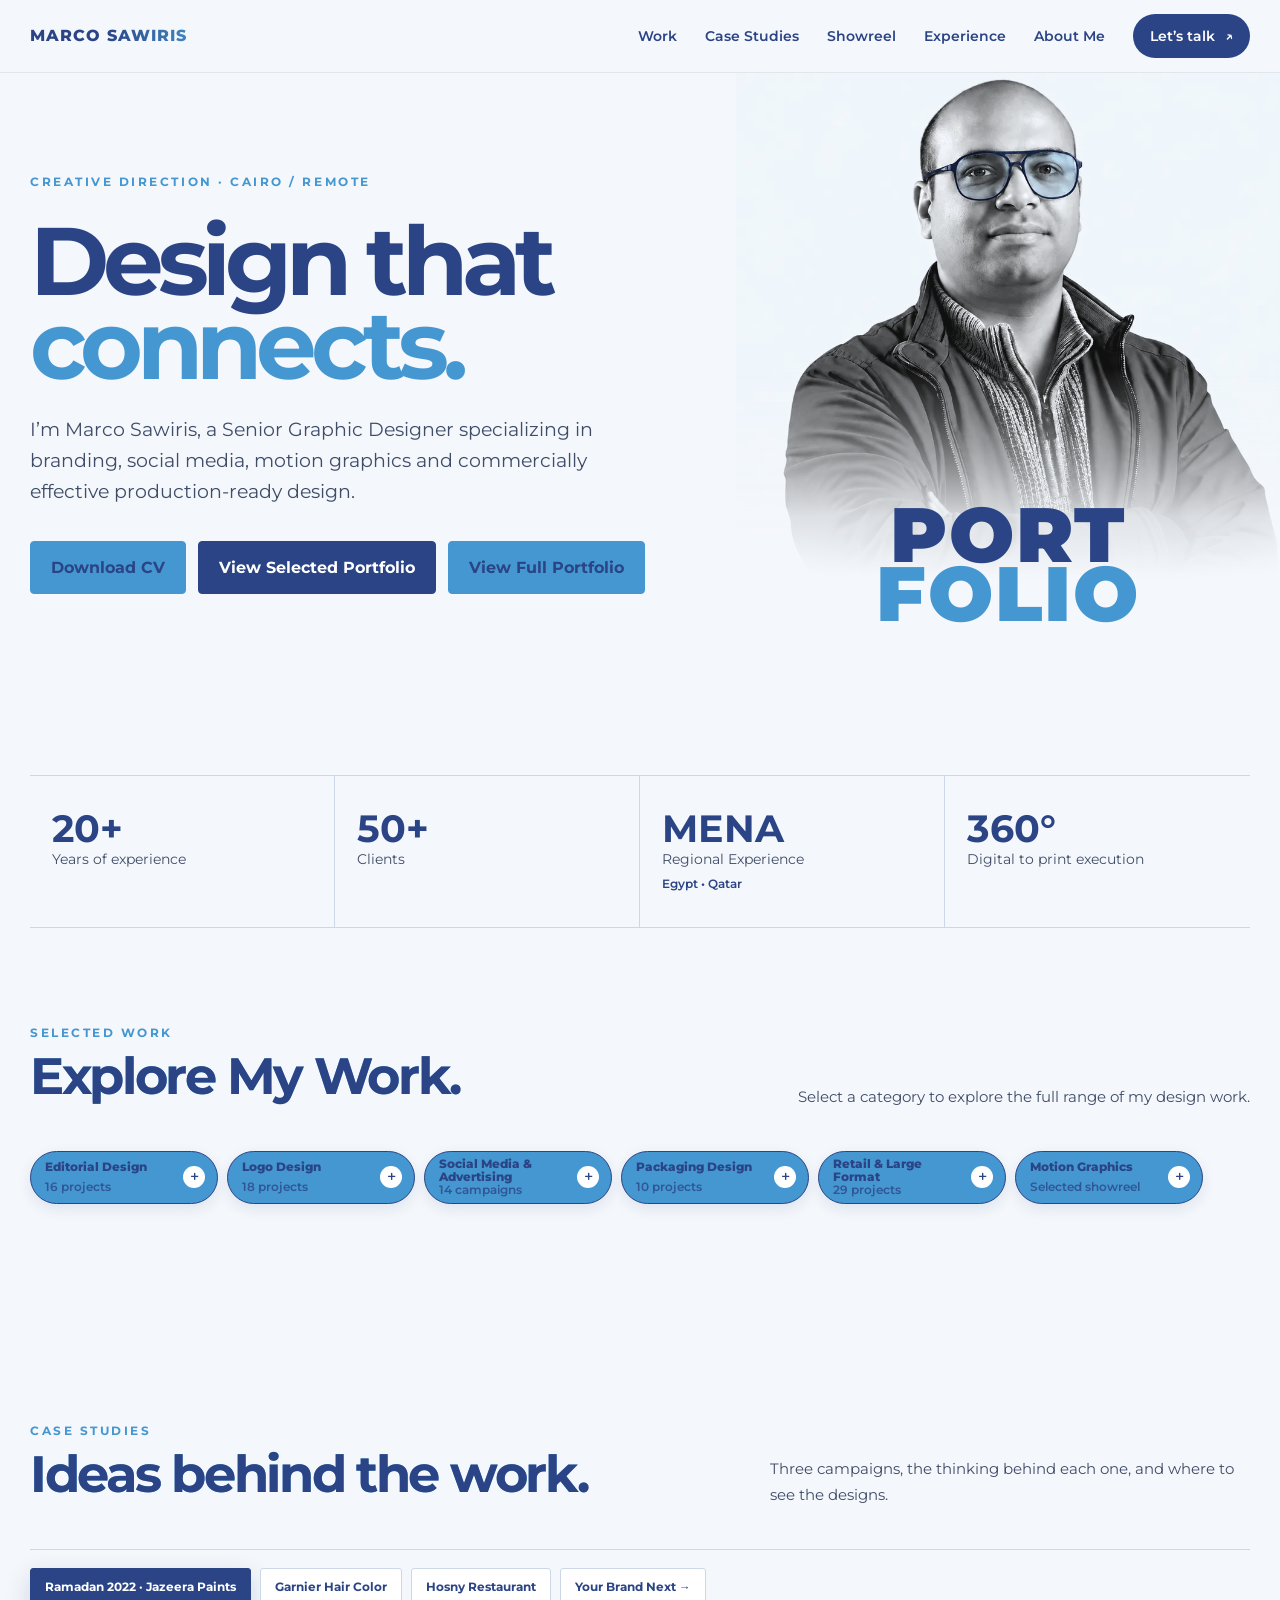
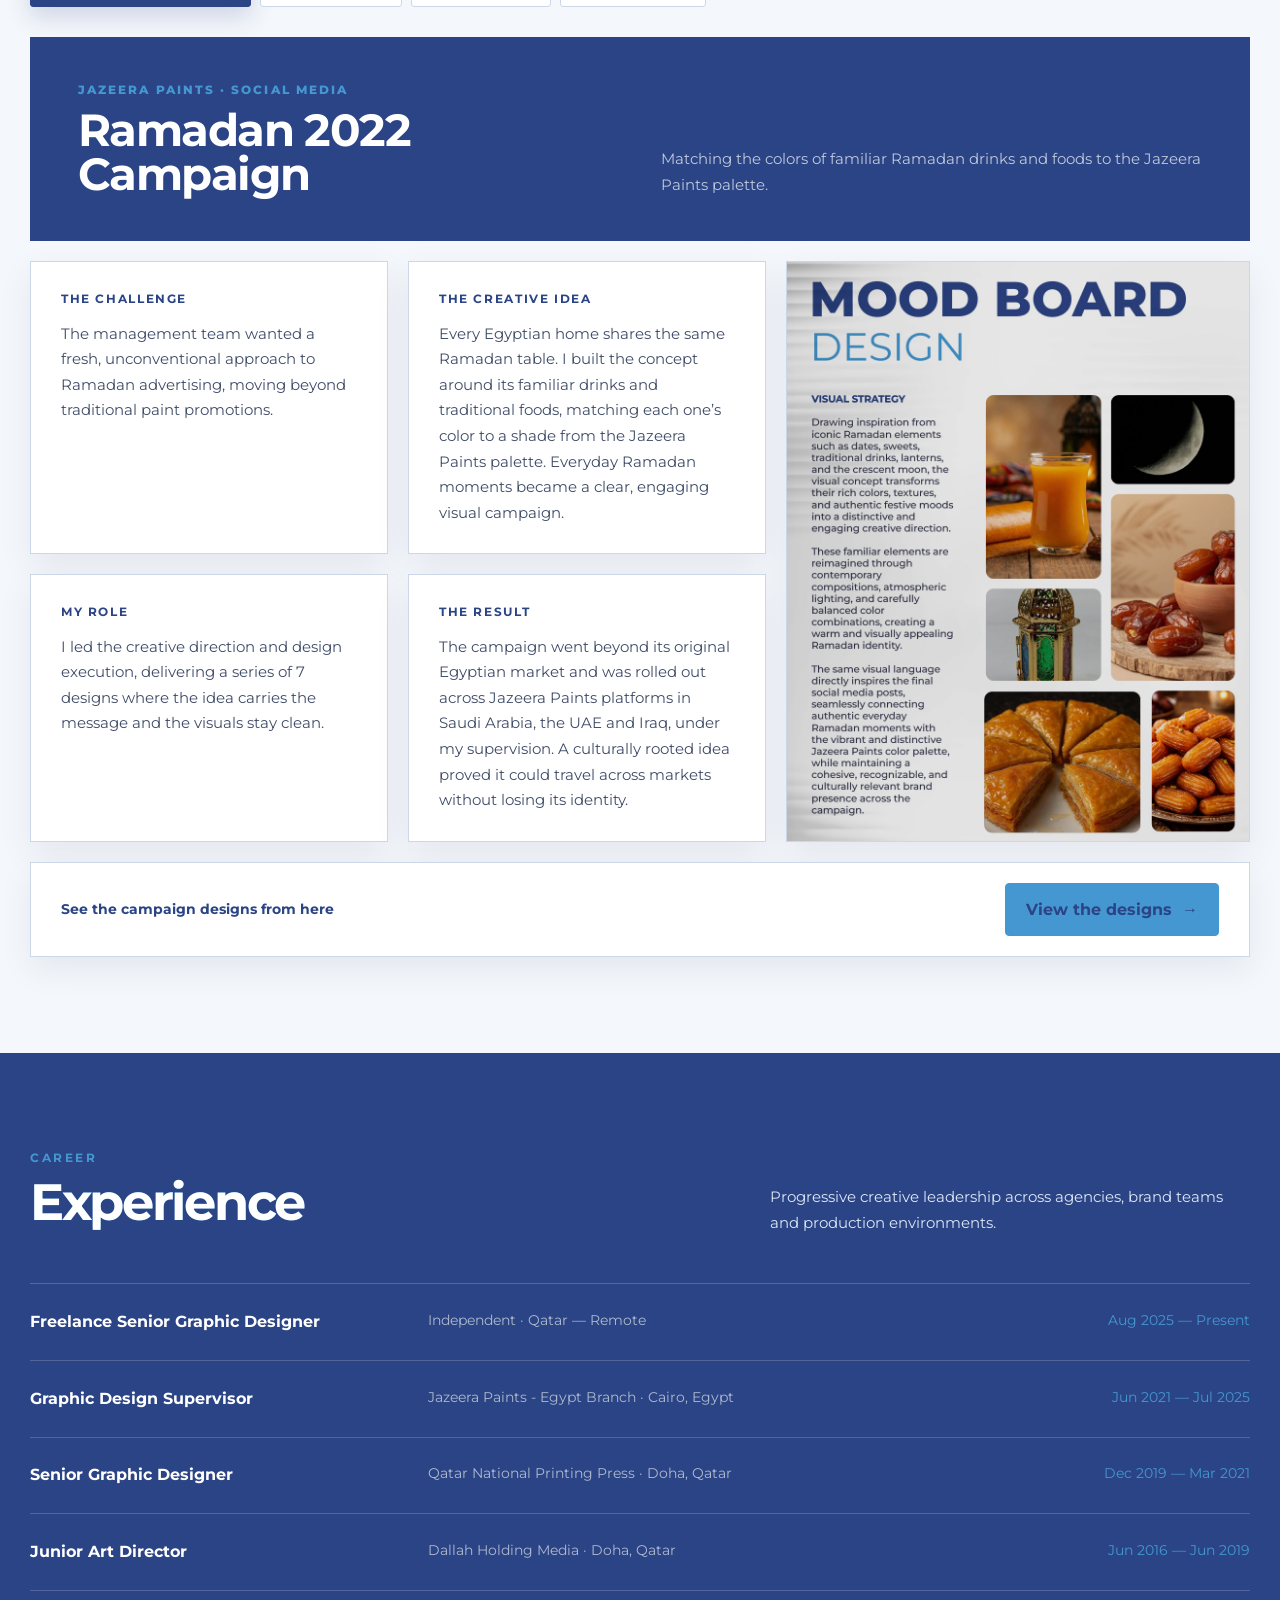
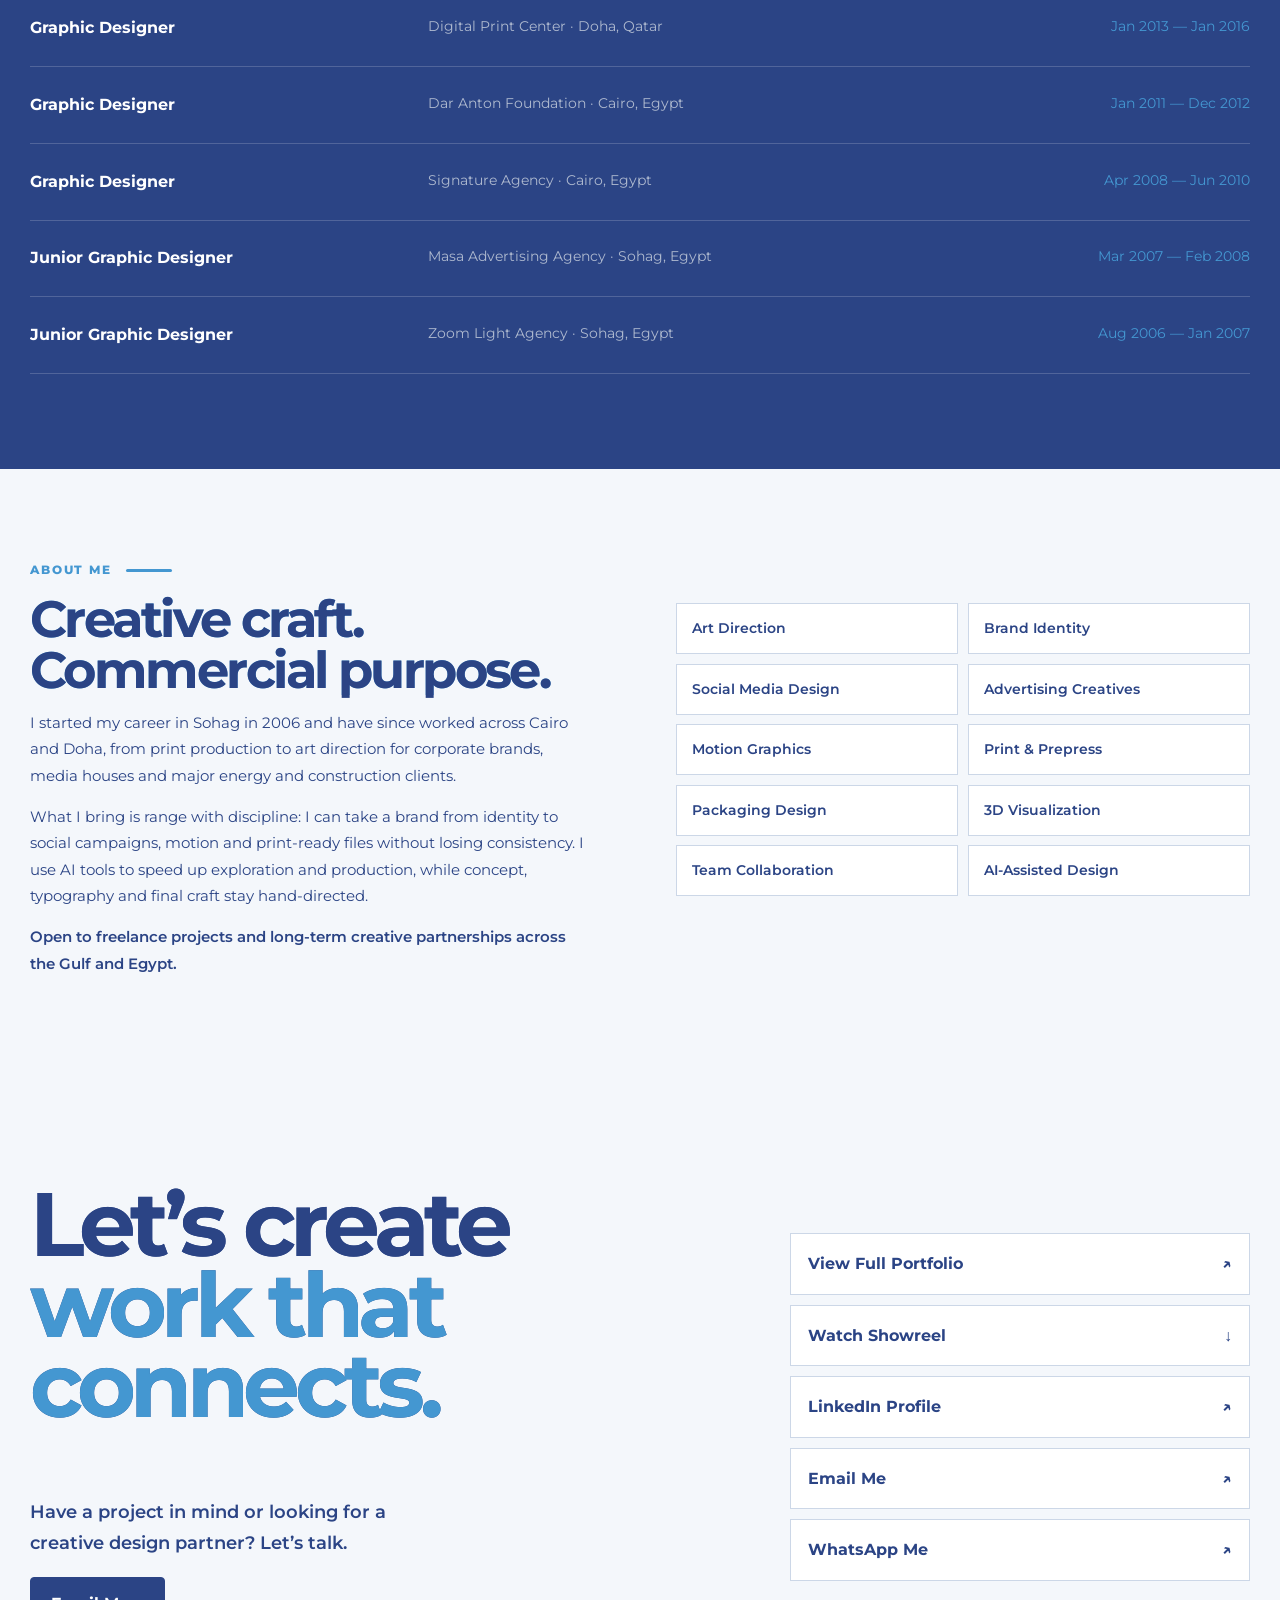
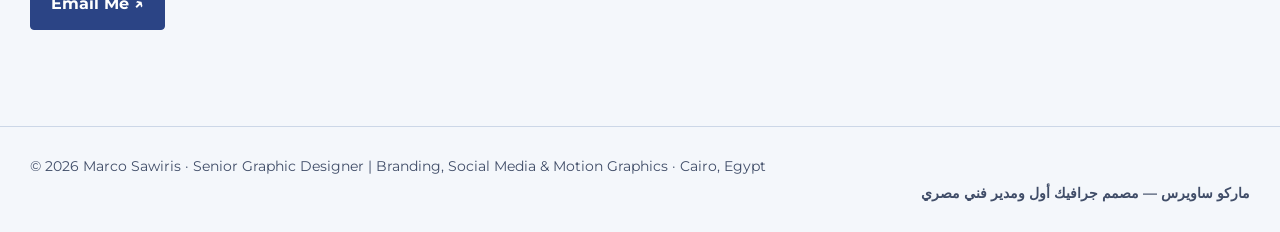
<file: portfolio/index.html>
<!doctype html>
<html lang="en">
  <head>
    <meta charset="utf-8" />
    <title>Marco Sawiris | Senior Graphic Designer &amp; Art Director</title>
    <meta name="viewport" content="width=device-width, initial-scale=1" />
    <link rel="canonical" href="https://marco-sawiris.github.io/" />
    <meta http-equiv="refresh" content="0; url=https://marco-sawiris.github.io/" />
    <script>location.replace("https://marco-sawiris.github.io/");</script>
  </head>
  <body>
    <p>This page has moved to <a href="https://marco-sawiris.github.io/">https://marco-sawiris.github.io/</a></p>
  </body>
</html>
</file>
<file: styles.css>
@font-face{font-family:Montserrat;src:url('assets/fonts/Montserrat-VariableFont_wght.woff2') format('woff2');font-style:normal;font-weight:100 900;font-display:swap}@font-face{font-family:Montserrat;src:url('assets/fonts/Montserrat-Italic-VariableFont_wght.woff2') format('woff2');font-style:italic;font-weight:100 900;font-display:swap}
:root{--ink:#102044;--blue:#304789;--cyan:#50a8d9;--paper:#f4f7fb;--white:#fff;--line:#ccd7e7;--muted:#64718a;--yellow:#f4bd3f}
*{box-sizing:border-box}html{scroll-behavior:smooth}body{margin:0;background:var(--paper);color:var(--ink);font-family:Montserrat,Arial,sans-serif;font-size:16px;line-height:1.6}a{color:inherit}img{max-width:100%;display:block}.wrap{width:min(1220px,calc(100% - 48px));margin:auto}.nav{position:sticky;top:0;z-index:10;background:rgba(244,247,251,.9);backdrop-filter:blur(14px);border-bottom:1px solid rgba(16,32,68,.08)}.nav-inner{height:72px;display:flex;align-items:center;justify-content:space-between}.mark{font-weight:800;letter-spacing:.06em;text-decoration:none}.menu{display:flex;gap:28px;align-items:center}.menu a{text-decoration:none;font-size:.88rem;font-weight:600}.menu a:hover{color:var(--cyan)}.pill{display:inline-flex;align-items:center;gap:10px;padding:11px 17px;border-radius:999px;background:var(--ink);color:#fff!important}.hero{min-height:78vh;display:grid;grid-template-columns:1.15fr .85fr;align-items:stretch}.hero-copy{padding:100px max(6vw,40px) 80px calc((100vw - min(1220px,calc(100vw - 48px)))/2)}.eyebrow{color:var(--cyan);font-weight:700;letter-spacing:.22em;text-transform:uppercase;font-size:.72rem}.hero h1{font-size:clamp(3.2rem,7.5vw,7.8rem);line-height:.87;letter-spacing:-.065em;margin:28px 0}.hero h1 span{color:var(--cyan)}.lead{font-size:clamp(1.05rem,1.5vw,1.3rem);max-width:690px;color:#3f4d68}.hero-actions{display:flex;gap:12px;flex-wrap:wrap;margin-top:34px}.btn{display:inline-flex;padding:13px 20px;border-radius:4px;text-decoration:none;font-weight:700;border:1px solid var(--ink)}.btn.primary{background:var(--ink);color:#fff}.hero-art{background:var(--blue);position:relative;overflow:hidden;display:grid;align-content:end;padding:56px}.hero-art:before{content:"";position:absolute;inset:0;background:linear-gradient(135deg,transparent 55%,rgba(80,168,217,.9) 55% 67%,transparent 67%),linear-gradient(90deg,transparent 0 82%,var(--yellow) 82% 84%,transparent 84%)}.hero-art strong{position:relative;color:#fff;font-size:clamp(2.2rem,4vw,5rem);line-height:.9;letter-spacing:.08em}.hero-art span{color:var(--cyan)}section{padding:96px 0}.section-head{display:flex;justify-content:space-between;gap:32px;align-items:end;margin-bottom:42px}.section-head h2{font-size:clamp(2rem,4vw,4.2rem);line-height:1;margin:8px 0;letter-spacing:-.045em}.section-head p{max-width:480px;color:var(--muted);margin:0}.stats{display:grid;grid-template-columns:repeat(4,1fr);border-top:1px solid var(--line);border-bottom:1px solid var(--line)}.stat{padding:34px 22px;border-right:1px solid var(--line)}.stat:last-child{border:0}.stat strong{display:block;font-size:2.4rem;line-height:1}.stat span{color:var(--muted);font-size:.84rem}.projects{display:grid;grid-template-columns:repeat(12,1fr);gap:20px}.project{position:relative;background:#e8eef7;overflow:hidden;text-decoration:none;min-height:360px}.project.large{grid-column:span 7}.project.small{grid-column:span 5}.project.wide{grid-column:span 12;min-height:420px}.project img{width:100%;height:100%;object-fit:cover;transition:transform .6s ease}.project:hover img{transform:scale(1.025)}.project-label{position:absolute;left:18px;bottom:18px;background:#fff;padding:13px 16px;box-shadow:0 8px 30px rgba(16,32,68,.12)}.project-label strong{display:block}.project-label span{font-size:.78rem;color:var(--muted)}.about-grid{display:grid;grid-template-columns:.9fr 1.1fr;gap:80px}.about-grid h2{font-size:clamp(2.3rem,4vw,4.8rem);line-height:1;letter-spacing:-.05em;margin:0}.skill-grid{display:grid;grid-template-columns:repeat(2,1fr);gap:10px}.skill{background:#fff;border:1px solid var(--line);padding:13px 15px;font-weight:600;font-size:.88rem}.experience{background:var(--ink);color:#fff}.experience .eyebrow{color:var(--cyan)}.timeline{margin-top:48px;border-top:1px solid rgba(255,255,255,.2)}.role{display:grid;grid-template-columns:1fr 1.5fr .65fr;gap:30px;padding:25px 0;border-bottom:1px solid rgba(255,255,255,.18)}.role span{color:#aeb9cf}.role time{text-align:right;color:var(--cyan);font-size:.88rem}.contact{display:grid;grid-template-columns:1.2fr .8fr;gap:70px;align-items:center}.contact h2{font-size:clamp(3rem,7vw,7rem);line-height:.9;letter-spacing:-.06em;margin:0}.contact h2 span{color:var(--cyan)}.contact-links{display:grid;gap:10px}.contact-links a{background:#fff;border:1px solid var(--line);padding:17px;text-decoration:none;font-weight:700;display:flex;justify-content:space-between}.footer{padding:28px 0;border-top:1px solid var(--line);font-size:.8rem;color:var(--muted)}
@media(max-width:850px){.menu a:not(.pill){display:none}.hero{grid-template-columns:1fr}.hero-copy{padding:80px 24px 55px}.hero-art{min-height:280px;padding:34px}.wrap{width:min(100% - 32px,1220px)}section{padding:70px 0}.section-head,.about-grid,.contact{display:grid;gap:28px}.stats{grid-template-columns:repeat(2,1fr)}.stat:nth-child(2){border-right:0}.project.large,.project.small,.project.wide{grid-column:span 12;min-height:300px}.role{grid-template-columns:1fr}.role time{text-align:left}.skill-grid{grid-template-columns:1fr}}
@media(prefers-reduced-motion:reduce){html{scroll-behavior:auto}.project img{transition:none}}
.hero-art .portrait{position:absolute;inset:0;width:100%;height:100%;object-fit:cover;object-position:center 16%;filter:contrast(1.03);mix-blend-mode:multiply;opacity:.96;transform:scale(1.035);z-index:1;transition:transform .15s linear;-webkit-mask-image:linear-gradient(to bottom,#000 0 80%,transparent 100%);mask-image:linear-gradient(to bottom,#000 0 80%,transparent 100%)}.hero-art:after{content:"";position:absolute;inset:0;z-index:2;background:linear-gradient(180deg,rgba(16,32,68,.02) 40%,rgba(16,32,68,.9) 100%),linear-gradient(90deg,rgba(48,71,137,.18),transparent 60%)}.hero-art:before{z-index:3;mix-blend-mode:screen;opacity:.7}.hero-art strong{z-index:4;text-shadow:0 8px 30px rgba(4,12,32,.25)}
.motion-ready .hero-copy .eyebrow,.motion-ready .hero h1,.motion-ready .hero .lead,.motion-ready .hero-actions{opacity:0;animation:heroIn .8s cubic-bezier(.2,.75,.2,1) forwards}.motion-ready .hero h1{animation-delay:.1s}.motion-ready .hero .lead{animation-delay:.2s}.motion-ready .hero-actions{animation-delay:.3s}.motion-ready .hero-art{animation:portraitIn 1.05s cubic-bezier(.2,.75,.2,1) both}.motion-ready .hero-art strong{animation:typeRise 1s .28s cubic-bezier(.2,.75,.2,1) both}
.reveal{opacity:0;transform:translateY(28px);transition:opacity .72s cubic-bezier(.2,.75,.2,1) var(--reveal-delay,0ms),transform .72s cubic-bezier(.2,.75,.2,1) var(--reveal-delay,0ms)}.reveal.is-visible{opacity:1;transform:none}.project-label{transition:transform .35s ease,box-shadow .35s ease}.project:hover .project-label{transform:translateY(-5px);box-shadow:0 14px 34px rgba(16,32,68,.18)}.btn,.contact-links a,.menu a{transition:transform .25s ease,color .25s ease,background-color .25s ease,border-color .25s ease}.btn:hover,.contact-links a:hover{transform:translateY(-3px)}.btn.primary:hover{background:var(--cyan);border-color:var(--cyan)}
@keyframes heroIn{from{opacity:0;transform:translateY(26px)}to{opacity:1;transform:none}}@keyframes portraitIn{from{opacity:0;clip-path:inset(0 0 100% 0)}to{opacity:1;clip-path:inset(0)}}@keyframes typeRise{from{opacity:0;transform:translateY(38px)}to{opacity:1;transform:none}}
@media(prefers-reduced-motion:reduce){.motion-ready .hero-copy .eyebrow,.motion-ready .hero h1,.motion-ready .hero .lead,.motion-ready .hero-actions,.motion-ready .hero-art,.motion-ready .hero-art strong{animation:none;opacity:1}.reveal{opacity:1;transform:none;transition:none}.hero-art .portrait{transform:none!important;transition:none}.btn,.contact-links a,.menu a,.project-label{transition:none}}
.motion-ready .reveal{opacity:0;will-change:transform,opacity,clip-path;transition:opacity .85s cubic-bezier(.16,1,.3,1) var(--reveal-delay,0ms),transform .85s cubic-bezier(.16,1,.3,1) var(--reveal-delay,0ms),clip-path 1s cubic-bezier(.16,1,.3,1) var(--reveal-delay,0ms)}.motion-ready .reveal-left{transform:translate3d(-64px,0,0)}.motion-ready .reveal-right{transform:translate3d(64px,0,0)}.motion-ready .reveal-project{transform:translate3d(0,70px,0) scale(.96);clip-path:inset(0 0 100% 0)}.motion-ready .reveal.is-visible{opacity:1;transform:translate3d(0,0,0) scale(1);clip-path:inset(0)}.project img{transform:scale(1.08);will-change:transform}.hero-art strong{animation:typeRise 1s .28s cubic-bezier(.16,1,.3,1) both,floatType 5s 1.4s ease-in-out infinite}.hero-art:before{animation:accentDrift 7s ease-in-out infinite alternate}@keyframes floatType{0%,100%{transform:translateY(0)}50%{transform:translateY(-10px)}}@keyframes accentDrift{from{transform:translateX(-2%)}to{transform:translateX(2%)}}
.showreel{background:var(--cyan);overflow:hidden}.showreel-stage{position:relative;min-height:520px;background:var(--ink);display:grid;place-items:center;text-decoration:none;color:#fff;overflow:hidden}.showreel-stage:before{content:"MOTION  MOTION  MOTION  MOTION";position:absolute;white-space:nowrap;font-size:clamp(5rem,13vw,13rem);font-weight:800;letter-spacing:-.07em;color:rgba(255,255,255,.055);animation:showreelTrack 14s linear infinite}.showreel-stage:after{content:"";position:absolute;inset:0;background:radial-gradient(circle at center,rgba(80,168,217,.3),transparent 48%)}.play{position:relative;z-index:2;width:112px;height:112px;border-radius:50%;background:var(--cyan);display:grid;place-items:center;font-size:2.4rem;padding-left:7px;box-shadow:0 0 0 18px rgba(80,168,217,.13);transition:transform .35s ease,box-shadow .35s ease}.showreel-stage:hover .play{transform:scale(1.12);box-shadow:0 0 0 30px rgba(80,168,217,.1)}.showreel-copy{position:absolute;z-index:2;left:36px;bottom:30px}.showreel-copy strong{display:block;font-size:1.25rem}.showreel-copy span{color:#b8c5dc;font-size:.85rem}@keyframes showreelTrack{to{transform:translateX(-28%)}}
@media(max-width:850px){.showreel-stage{min-height:360px}.play{width:88px;height:88px}.showreel-copy{left:22px;bottom:20px}.motion-ready .reveal-left,.motion-ready .reveal-right{transform:translate3d(0,45px,0)}}
@media(prefers-reduced-motion:reduce){.motion-ready .reveal,.motion-ready .reveal-left,.motion-ready .reveal-right,.motion-ready .reveal-project{opacity:1;transform:none;clip-path:none;transition:none}.hero-art strong,.hero-art:before,.showreel-stage:before{animation:none}}
.filters{display:flex;gap:10px;flex-wrap:wrap;margin:-10px 0 34px}.filter{appearance:none;border:1px solid var(--line);background:#fff;color:var(--ink);font:600 .82rem Montserrat,Arial,sans-serif;padding:11px 16px;border-radius:999px;cursor:pointer;transition:.25s ease}.filter:hover,.filter.is-active{background:var(--ink);border-color:var(--ink);color:#fff;transform:translateY(-2px)}.work-grid{display:grid;grid-template-columns:repeat(4,minmax(0,1fr));gap:18px}.work-card{position:relative;display:block;aspect-ratio:1/1;background:#e9edf3;overflow:hidden;text-decoration:none;transition:opacity .35s ease,transform .5s cubic-bezier(.16,1,.3,1)}.work-card.wide-card{aspect-ratio:4/3}.work-card.is-hidden{display:none}.work-card img{width:100%;height:100%;object-fit:cover;transition:transform .65s cubic-bezier(.16,1,.3,1),filter .4s ease}.work-card:after{content:"";position:absolute;inset:35% 0 0;background:linear-gradient(transparent,rgba(9,19,43,.88));opacity:.25;transition:opacity .35s ease}.work-card>span{position:absolute;z-index:2;left:18px;right:18px;bottom:16px;color:#fff;font-weight:700;transform:translateY(8px);opacity:0;transition:.35s ease}.work-card small{display:block;font-size:.72rem;font-weight:500;color:#c8d4e8}.work-card:hover img{transform:scale(1.07)}.work-card:hover:after{opacity:1}.work-card:hover>span{opacity:1;transform:none}.showreel-frame{background:var(--ink);padding:10px;border-radius:3px;box-shadow:0 24px 70px rgba(16,32,68,.2)}.showreel-frame iframe{display:block;width:100%;height:540px;border:0;background:#fff}.showreel-link{display:inline-flex;margin-top:18px;padding:13px 20px;background:var(--ink);color:#fff;text-decoration:none;font-weight:700;transition:.25s ease}.showreel-link:hover{transform:translateY(-3px);background:var(--blue)}
.section-head h2,.about-grid h2,.contact h2{background:linear-gradient(90deg,var(--ink) 0 48%,var(--cyan) 48% 100%);background-size:210% 100%;background-position:0 0;-webkit-background-clip:text;background-clip:text;transition:background-position 1.1s cubic-bezier(.16,1,.3,1)}.section-head.is-visible h2,.about-grid>div.is-visible h2,.contact>div.is-visible h2{background-position:100% 0}.showreel .section-head h2{background:none;color:var(--ink);-webkit-text-fill-color:initial}.motion-ready section{position:relative}.motion-ready section:before{content:"";position:absolute;left:0;top:0;width:0;height:3px;background:linear-gradient(90deg,var(--cyan),var(--blue));transition:width 1.2s cubic-bezier(.16,1,.3,1)}.motion-ready section.section-active:before{width:100%}
@media(max-width:1000px){.work-grid{grid-template-columns:repeat(3,minmax(0,1fr))}}@media(max-width:700px){.work-grid{grid-template-columns:repeat(2,minmax(0,1fr));gap:12px}.filters{gap:8px}.filter{padding:9px 12px;font-size:.72rem}.showreel-frame iframe{height:430px}.work-card>span{opacity:1;transform:none}.work-card:after{opacity:.85}}

/* Clean portrait-led hero */
.hero-art{background:var(--paper);border-left:1px solid var(--line);display:block;padding:0;isolation:isolate}
.hero-art:before,.hero-art:after{content:none}
.hero-art .portrait{position:absolute;z-index:1;inset:0 -7% 0 auto;width:88%;height:100%;object-fit:contain;object-position:right bottom;filter:none;mix-blend-mode:normal;opacity:1;transform:scale(1.025);transition:transform .18s linear;-webkit-mask-image:none;mask-image:none}
.hero-art strong{position:absolute;z-index:2;left:7%;top:50%;transform:translateY(-50%);display:flex;flex-direction:column;color:var(--ink);font-size:clamp(2.5rem,4.8vw,5.4rem);line-height:.84;letter-spacing:.08em;text-shadow:none}
.hero-art strong .port{color:var(--ink)}
.hero-art strong .folio{color:var(--cyan)}
.motion-ready .hero-art{animation:cleanHeroIn .9s cubic-bezier(.16,1,.3,1) both}
.motion-ready .hero-art .portrait{animation:portraitFloat 5.5s 1s ease-in-out infinite}
.motion-ready .hero-art strong{animation:portfolioIn .9s .22s cubic-bezier(.16,1,.3,1) both}
@keyframes cleanHeroIn{from{opacity:0}to{opacity:1}}
@keyframes portfolioIn{from{opacity:0;transform:translate(-34px,-50%)}to{opacity:1;transform:translate(0,-50%)}}
@keyframes portraitFloat{0%,100%{translate:0 0}50%{translate:0 -8px}}
@media(max-width:850px){.hero-art{min-height:430px;border-left:0;border-top:1px solid var(--line)}.hero-art .portrait{width:88%;height:96%;right:-12%;top:4%}.hero-art strong{left:8%;top:63%;font-size:clamp(2.8rem,13vw,4.8rem)}}
@media(prefers-reduced-motion:reduce){.motion-ready .hero-art,.motion-ready .hero-art .portrait,.motion-ready .hero-art strong{animation:none}.hero-art strong{transform:translateY(-50%)}}
.stat span{display:block}.stat small{display:block;margin-top:5px;color:var(--blue);font-size:.72rem;font-weight:600;line-height:1.45}
.editorial-card{grid-column:span 2;aspect-ratio:auto!important;overflow:hidden;background:var(--white);border:1px solid var(--line);box-shadow:0 12px 34px rgba(16,32,68,.07)}
.editorial-card:after{display:none}
.editorial-card img{display:block;width:100%;height:auto;aspect-ratio:16/11;object-fit:cover;object-position:center}
.editorial-copy{padding:24px 25px 27px}
.editorial-copy h3{margin:0;color:var(--ink);font-size:clamp(1.1rem,1.6vw,1.45rem);line-height:1.2;letter-spacing:-.02em;text-transform:uppercase}
.editorial-copy .project-type{margin:6px 0 20px;color:var(--cyan);font-size:.76rem;font-weight:700;letter-spacing:.08em;text-transform:uppercase}
.editorial-copy h4{margin:0 0 12px;color:var(--blue);font-size:.76rem;letter-spacing:.14em;text-transform:uppercase}
.editorial-copy p{margin:8px 0;color:var(--muted);font-size:.88rem;line-height:1.65}
.editorial-copy b{color:var(--ink);font-weight:700}
.motion-ready .editorial-card img{opacity:0;clip-path:inset(0 0 100% 0);transform:scale(1.035)}
.motion-ready .editorial-card .editorial-copy{opacity:0;transform:translateY(24px)}
.motion-ready .editorial-card.is-visible img{opacity:1;clip-path:inset(0);transform:scale(1);transition:opacity .65s ease,clip-path .95s cubic-bezier(.16,1,.3,1),transform 1s cubic-bezier(.16,1,.3,1)}
.motion-ready .editorial-card.is-visible .editorial-copy{opacity:1;transform:none;transition:opacity .7s .2s ease,transform .8s .2s cubic-bezier(.16,1,.3,1)}
.editorial-card:hover img{transform:scale(1.018)}
@media(max-width:1000px){.work-grid{grid-template-columns:repeat(2,minmax(0,1fr))}}
@media(max-width:700px){.editorial-card{grid-column:span 2}.editorial-copy{padding:20px}.editorial-copy p{font-size:.84rem}}
@media(prefers-reduced-motion:reduce){.motion-ready .editorial-card img,.motion-ready .editorial-card .editorial-copy{opacity:1;clip-path:none;transform:none;transition:none}}

/* Strong editorial reveal: clear enough to feel designed, restrained enough to stay professional */
.motion-ready .editorial-card.reveal-project{opacity:0;transform:translate3d(0,110px,0) scale(.9);clip-path:inset(0 0 100% 0 round 3px);transition:opacity .95s cubic-bezier(.16,1,.3,1) var(--reveal-delay,0ms),transform 1.15s cubic-bezier(.16,1,.3,1) var(--reveal-delay,0ms),clip-path 1.2s cubic-bezier(.16,1,.3,1) var(--reveal-delay,0ms)}
.motion-ready .editorial-card.reveal-project.is-visible{opacity:1;transform:none;clip-path:inset(0)}
.motion-ready .editorial-card img{opacity:0;clip-path:inset(0 0 100% 0);transform:scale(1.16) rotate(.7deg);filter:blur(8px) saturate(.72)}
.motion-ready .editorial-card.is-visible img{opacity:1;clip-path:inset(0);transform:scale(1) rotate(0);filter:none;transition:opacity .8s .12s ease,clip-path 1.1s .08s cubic-bezier(.16,1,.3,1),transform 1.35s .08s cubic-bezier(.16,1,.3,1),filter .9s .08s ease}
.motion-ready .editorial-card .editorial-copy{opacity:1;transform:none}
.motion-ready .editorial-card .editorial-copy>*{opacity:0;transform:translate3d(-48px,0,0)}
.motion-ready .editorial-card.is-visible .editorial-copy>*{opacity:1;transform:none;transition:opacity .68s cubic-bezier(.16,1,.3,1),transform .9s cubic-bezier(.16,1,.3,1)}
.motion-ready .editorial-card.is-visible .editorial-copy>*:nth-child(1){transition-delay:.32s}
.motion-ready .editorial-card.is-visible .editorial-copy>*:nth-child(2){transition-delay:.43s}
.motion-ready .editorial-card.is-visible .editorial-copy>*:nth-child(3){transition-delay:.54s}
.motion-ready .editorial-card.is-visible .editorial-copy>*:nth-child(4){transition-delay:.65s}
.motion-ready .editorial-card.is-visible .editorial-copy>*:nth-child(5){transition-delay:.76s}
.editorial-card:hover img{transform:scale(1.045)}
@media(prefers-reduced-motion:reduce){.motion-ready .editorial-card.reveal-project,.motion-ready .editorial-card img,.motion-ready .editorial-card .editorial-copy,.motion-ready .editorial-card .editorial-copy>*{opacity:1;clip-path:none;transform:none;filter:none;transition:none}}

/* Retail & Large Format — choose one format at a time, like Social Media */
.retail-panel{margin-top:2px}
.retail-panel[hidden]{display:none}
.retail-gallery{display:grid;grid-template-columns:repeat(4,minmax(0,1fr));gap:12px;align-items:start}
.retail-card{display:block;aspect-ratio:1/1;overflow:hidden;border:1px solid var(--line);background:#fff;box-shadow:0 12px 34px rgba(16,32,68,.07);line-height:0}
.retail-card img{width:100%;height:100%;object-fit:cover;transition:transform .45s ease}
.retail-card:hover img{transform:scale(1.045)}
@media(max-width:1000px){.retail-gallery{grid-template-columns:repeat(3,minmax(0,1fr))}}
@media(max-width:700px){.retail-gallery{grid-template-columns:repeat(2,minmax(0,1fr));gap:10px}}
</file>
<file: experience-v19.css>
/* High-impact motion and hero art direction */
.hero-art .portrait{
  mix-blend-mode:multiply!important;
  opacity:.94!important;
  filter:contrast(1.08) saturate(.9)!important;
  transform-origin:70% 65%;
}
.hero-art strong{
  left:10%!important;
  top:70%!important;
  width:80%;
  align-items:center;
  text-align:center;
  font-size:clamp(4rem,6vw,6.6rem)!important;
  font-weight:900!important;
  line-height:.76!important;
  letter-spacing:.025em!important;
}
.hero-art strong span{display:block;font-weight:900}
.motion-ready .hero-art{animation:heroPanelReveal 1.15s cubic-bezier(.16,1,.3,1) both!important}
.motion-ready .hero-art .portrait{animation:portraitRevealStrong 1.45s .12s cubic-bezier(.16,1,.3,1) both!important}
.motion-ready .hero-art strong{animation:none!important}
.motion-ready .hero-art strong .port{animation:wordFromLeft 1s .42s cubic-bezier(.16,1,.3,1) both}
.motion-ready .hero-art strong .folio{animation:wordFromRight 1s .58s cubic-bezier(.16,1,.3,1) both}
.motion-ready .hero-copy .eyebrow{animation:copyRiseStrong .9s .12s cubic-bezier(.16,1,.3,1) both!important}
.motion-ready .hero h1{animation:copyRiseStrong 1s .26s cubic-bezier(.16,1,.3,1) both!important}
.motion-ready .hero .lead{animation:copyRiseStrong 1s .42s cubic-bezier(.16,1,.3,1) both!important}
.motion-ready .hero-actions{animation:copyRiseStrong 1s .58s cubic-bezier(.16,1,.3,1) both!important}
.motion-ready .stat.reveal{transform:translate3d(0,70px,0) scale(.86) rotate(-2deg)}
.motion-ready .stat.reveal.is-visible{transform:none}
.motion-ready .skill.reveal{transform:translate3d(-55px,0,0)}
.motion-ready .skill.reveal.is-visible{transform:none}
.motion-ready .role.reveal{transform:translate3d(75px,0,0)}
.motion-ready .role.reveal.is-visible{transform:none}
.company-group{border-bottom:1px solid rgba(255,255,255,.18)}
.company-heading{display:flex;align-items:baseline;justify-content:space-between;gap:24px;padding:24px 0 14px;color:#fff}
.company-heading strong{color:var(--cyan);font-size:.92rem;letter-spacing:.035em;text-transform:uppercase}
.company-heading span{color:#aeb9cf;font-size:.88rem}
.role-sub{grid-template-columns:1fr .65fr!important;padding:14px 0 14px 26px!important;border-top:1px solid rgba(255,255,255,.12)!important;border-bottom:0!important}
.role-sub time{text-align:right}
.editorial-card{transition:box-shadow .45s cubic-bezier(.16,1,.3,1),transform .45s cubic-bezier(.16,1,.3,1)}
.editorial-card:hover{transform:translateY(-12px);box-shadow:0 28px 65px rgba(16,32,68,.18)}
.motion-ready .editorial-card.reveal-project{transform:translate3d(0,145px,0) scale(.84) rotateX(9deg)!important;transform-origin:center bottom;perspective:1000px}
.motion-ready .editorial-card.reveal-project.is-visible{transform:none!important}
.motion-ready .editorial-card img{transform:scale(1.22) rotate(1.2deg)!important;filter:blur(12px) saturate(.55)!important}
.motion-ready .editorial-card.is-visible img{transform:scale(1) rotate(0)!important;filter:none!important}
.motion-ready .editorial-card.is-visible:hover img{transform:scale(1.055)!important}
@keyframes heroPanelReveal{from{opacity:0;clip-path:inset(0 0 100% 0);transform:translateY(35px)}to{opacity:1;clip-path:inset(0);transform:none}}
@keyframes portraitRevealStrong{from{opacity:0;clip-path:inset(0 0 0 100%);filter:blur(18px) contrast(1.08) saturate(.9)}to{opacity:.94;clip-path:inset(0);filter:contrast(1.08) saturate(.9)}}
@keyframes portraitBreath{0%,100%{translate:0 0}50%{translate:0 -14px}}
@keyframes wordFromLeft{from{opacity:0;transform:translateX(-85px);letter-spacing:.15em}to{opacity:1;transform:none;letter-spacing:.025em}}
@keyframes wordFromRight{from{opacity:0;transform:translateX(85px);letter-spacing:.15em}to{opacity:1;transform:none;letter-spacing:.025em}}
@keyframes copyRiseStrong{from{opacity:0;transform:translateY(65px);filter:blur(9px)}to{opacity:1;transform:none;filter:none}}
@media(max-width:850px){
  .company-heading{align-items:flex-start;flex-direction:column;gap:2px}
  .role-sub{grid-template-columns:1fr!important;padding-left:16px!important}
  .role-sub time{text-align:left}
  .hero-art{order:-1}
  .hero-copy{order:2}
  .hero-art strong{left:10%!important;top:70%!important;width:80%;font-size:clamp(3.4rem,15vw,5.6rem)!important}
  section{padding:56px 0}
  #about{padding:58px 0 62px}
  #about .about-grid{grid-template-columns:1fr!important;gap:22px!important}
  #about .about-grid h2{font-size:clamp(2.45rem,12vw,3.5rem);line-height:.96;margin-top:8px}
  #about .about-grid p{margin:0 0 22px;font-size:1rem;line-height:1.7;max-width:none}
  #about .skill-grid{grid-template-columns:repeat(2,minmax(0,1fr))!important;gap:9px}
  #about .skill{min-height:64px;padding:12px 13px;display:flex;align-items:center;font-size:.8rem;line-height:1.35}
}
@media(max-width:380px){
  #about .about-grid h2{font-size:2.35rem}
  #about .skill{font-size:.75rem;padding:11px 10px}
}
@media(prefers-reduced-motion:reduce){
  .motion-ready .hero-art,.motion-ready .hero-art .portrait,.motion-ready .hero-art strong .port,.motion-ready .hero-art strong .folio,.motion-ready .hero-copy .eyebrow,.motion-ready .hero h1,.motion-ready .hero .lead,.motion-ready .hero-actions{animation:none!important;opacity:1;clip-path:none;filter:none}
}

/* Recurring motion system */
.hero-art{background:var(--paper)!important;border-left:0!important;border-top:0!important}
.hero-video{width:100%!important;height:72%!important;right:0!important;top:0!important;object-fit:cover!important;object-position:center top!important;background:var(--paper)!important;mix-blend-mode:multiply!important;filter:contrast(1.04)!important;transform:none!important;translate:none!important;-webkit-mask-image:none!important;mask-image:none!important}
.hero-art:after{content:""!important;display:block!important;position:absolute!important;z-index:2!important;left:0!important;right:0!important;top:42%!important;height:34%!important;background:linear-gradient(to bottom,rgba(244,247,251,0) 0%,rgba(244,247,251,.28) 24%,rgba(244,247,251,.86) 62%,var(--paper) 88%)!important;pointer-events:none}
.hero-art strong{z-index:3!important}
.motion-ready .hero-art strong .port{animation:wordFromLeft 1s .42s cubic-bezier(.16,1,.3,1) both,portfolioPulse 3s 1.7s ease-in-out infinite!important}
.motion-ready .hero-art strong .folio{animation:wordFromRight 1s .58s cubic-bezier(.16,1,.3,1) both,portfolioPulse 3s 1.9s ease-in-out infinite!important}
.mark{background:linear-gradient(90deg,var(--ink) 20%,var(--cyan) 48%,var(--ink) 76%);background-size:240% auto;background-clip:text;-webkit-background-clip:text;color:transparent;animation:brandShimmer 5s linear infinite}
.hero h1 span{display:inline-block;animation:cyanBeat 3s ease-in-out infinite}
.stat strong{animation:statBeat 3.6s ease-in-out infinite}
.stat:nth-child(2) strong{animation-delay:.35s}.stat:nth-child(3) strong{animation-delay:.7s}.stat:nth-child(4) strong{animation-delay:1.05s}
.filter.is-active{animation:filterPulse 3s ease-in-out infinite}
.motion-ready section.section-active:before{background-size:220% 100%;animation:sectionFlow 2.4s linear infinite}
.editorial-card.is-visible{animation:cardGlow 6.4s ease-in-out var(--ambient-delay,0s) infinite}
.motion-ready .editorial-card.is-visible img{
  animation:editorialZoomLoop 6.4s cubic-bezier(.45,0,.25,1) var(--ambient-delay,0s) infinite!important;
  transform-origin:center;
}
.motion-ready .editorial-card.is-visible h3{
  animation:editorialTitleLoop 6.4s ease-in-out var(--ambient-delay,0s) infinite;
}
.motion-ready .editorial-card.is-visible .project-type{
  animation:editorialMetaLoop 6.4s ease-in-out var(--ambient-delay,0s) infinite;
}
.motion-ready .editorial-card.is-visible:hover img{
  animation-play-state:paused!important;
  transform:scale(1.055)!important;
}
.contact-links a span,.pill span,.showreel-link{animation:arrowNudge 2.2s ease-in-out infinite}
@keyframes portfolioPulse{0%,70%,100%{translate:0 0}82%{translate:0 -12px}90%{translate:0 4px}}
@keyframes brandShimmer{to{background-position:-240% center}}
@keyframes cyanBeat{0%,72%,100%{transform:scale(1);text-shadow:none}84%{transform:scale(1.035);text-shadow:0 0 24px rgba(80,168,217,.35)}}
@keyframes statBeat{0%,75%,100%{color:var(--ink);transform:translateY(0)}86%{color:var(--cyan);transform:translateY(-7px)}}
@keyframes filterPulse{0%,70%,100%{box-shadow:0 0 0 0 rgba(80,168,217,0)}85%{box-shadow:0 0 0 9px rgba(80,168,217,.18)}}
@keyframes sectionFlow{to{background-position:-220% 0}}
@keyframes cardGlow{0%,29%,100%{border-color:var(--line);box-shadow:0 12px 34px rgba(16,32,68,.07)}12%{border-color:rgba(80,168,217,.72);box-shadow:0 18px 46px rgba(44,68,134,.16)}}
/* About 1.8 seconds of motion followed by a quiet 4.6-second pause. */
@keyframes editorialZoomLoop{
  0%,29%,100%{transform:scale(1) rotate(0)}
  12%{transform:scale(1.045) rotate(.25deg)}
  20%{transform:scale(1.018) rotate(0)}
}
@keyframes editorialTitleLoop{
  0%,29%,100%{color:var(--ink);transform:translateX(0)}
  12%{color:var(--cyan);transform:translateX(7px)}
  20%{color:var(--blue);transform:translateX(2px)}
}
@keyframes editorialMetaLoop{
  0%,29%,100%{color:inherit;letter-spacing:normal}
  12%{color:var(--blue);letter-spacing:.025em}
  20%{color:inherit;letter-spacing:normal}
}
@keyframes arrowNudge{0%,70%,100%{translate:0 0}84%{translate:7px -2px}}
@media(prefers-reduced-motion:reduce){
  .mark,.hero h1 span,.stat strong,.filter.is-active,.motion-ready section.section-active:before,.editorial-card.is-visible,.motion-ready .editorial-card.is-visible img,.motion-ready .editorial-card.is-visible h3,.motion-ready .editorial-card.is-visible .project-type,.contact-links a span,.pill span,.showreel-link,.motion-ready .hero-art strong .port,.motion-ready .hero-art strong .folio{animation:none!important}
}

/* Logo design collection */
.logo-section{
  position:relative;
  margin-top:34px;
  padding:120px 0;
  background:var(--ink);
  color:#fff;
  border-top:10px solid var(--cyan);
}
.logo-section:before{
  content:"LOGO DESIGN";
  position:absolute;
  top:0;
  left:50%;
  transform:translate(-50%,-50%);
  padding:10px 22px;
  background:var(--cyan);
  color:var(--ink);
  font-size:.72rem;
  font-weight:800;
  letter-spacing:.18em;
}
.logo-section .section-head h2{color:#fff}
.logo-section .section-head p{color:#bdc9dc}
.logo-section .eyebrow{color:var(--cyan)}
.logo-grid{grid-template-columns:repeat(4,minmax(0,1fr));align-items:stretch;gap:16px}
.logo-card{grid-column:auto;cursor:default}
.logo-card .logo-visual{
  min-height:190px;
  display:grid;
  place-items:center;
  padding:26px;
  background:#fff;
  border-bottom:1px solid var(--line);
  overflow:hidden;
}
.logo-card .logo-visual img{
  width:min(68%,190px);
  height:120px;
  aspect-ratio:auto;
  object-fit:contain;
  object-position:center;
}
.logo-card .editorial-copy{padding:18px 18px 21px}
.logo-card .editorial-copy h3{font-size:1rem}
.logo-card .editorial-copy p{font-size:.78rem;line-height:1.55}
.motion-ready .logo-card .logo-visual img{
  opacity:1!important;
  clip-path:none!important;
  filter:none!important;
}
.logo-card .editorial-copy h4{margin-top:14px}
.motion-ready .logo-card.is-visible .logo-visual img{
  animation:editorialZoomLoop 6.4s cubic-bezier(.45,0,.25,1) var(--ambient-delay,0s) infinite!important;
}
.motion-ready .logo-card.is-visible:hover .logo-visual img{animation-play-state:paused!important}
@media(max-width:1100px){
  .logo-grid{grid-template-columns:repeat(3,minmax(0,1fr))}
}
@media(max-width:760px){
  .logo-section{margin-top:22px;padding:88px 0}
  .logo-grid{grid-template-columns:repeat(2,minmax(0,1fr));gap:12px}
  .logo-card{grid-column:auto}
  .logo-card .logo-visual{min-height:165px;padding:20px}
  .logo-card .logo-visual img{width:min(72%,170px);height:105px}
  .logo-card .editorial-copy{padding:16px}
}
@media(max-width:480px){
  .logo-grid{grid-template-columns:1fr}
  .logo-card .logo-visual{min-height:180px}
}
@media(prefers-reduced-motion:reduce){
  .motion-ready .logo-card.is-visible .logo-visual img{animation:none!important}
}

/* Shared portfolio grid: four Editorial/Print cards per row, matching Logo Design. */
#portfolio-grid{grid-template-columns:repeat(4,minmax(0,1fr));gap:16px}
#portfolio-grid>.editorial-card{grid-column:auto}
.packaging-card>img{width:100%;aspect-ratio:4/3;object-fit:cover;background:#f4f5f7}
.motion-ready .packaging-card>img,.motion-ready .packaging-card.is-visible>img{opacity:1!important;clip-path:none!important;filter:none!important}
.packaging-card .editorial-copy{min-height:260px}
@media(max-width:1100px){
  #portfolio-grid{grid-template-columns:repeat(3,minmax(0,1fr))}
}
@media(max-width:760px){
  #portfolio-grid{grid-template-columns:repeat(2,minmax(0,1fr));gap:12px}
  #portfolio-grid>.editorial-card{grid-column:auto}
  .packaging-card .editorial-copy{min-height:0}
}
@media(max-width:480px){
  #portfolio-grid{grid-template-columns:1fr}
}

/* Social media: choose a campaign first, then show only its images. */
.social-panel{margin-top:2px}
.social-panel[hidden]{display:none}
.motion-category-panel[hidden]{display:none}
.motion-category-panel{margin-top:6px;padding:30px;background:#fff;border:1px solid var(--line)}
.motion-category-panel .section-head{margin-bottom:28px}
@media(max-width:700px){.motion-category-panel{padding:18px}.motion-category-panel .showreel-frame iframe{height:390px}}

/* Custom six-column motion gallery */
.custom-showreel{padding:10px;background:#fff;border:1px solid #b9cae3;box-shadow:none}
.motion-category-panel:not([hidden]) .showreel-frame{opacity:1!important;transform:none!important;clip-path:none!important;visibility:visible!important}
.showreel-grid{display:grid;grid-template-columns:repeat(6,minmax(0,1fr));gap:8px;max-height:520px;padding:8px 12px 8px 8px;overflow-y:auto;background:#d9e3f1;scrollbar-color:var(--cyan) #eef3f9;scrollbar-width:auto}
.showreel-grid::-webkit-scrollbar{width:12px}.showreel-grid::-webkit-scrollbar-track{background:#eef3f9;border:1px solid #c4d2e6;border-radius:999px}.showreel-grid::-webkit-scrollbar-thumb{background:var(--cyan);border:2px solid #eef3f9;border-radius:999px}.showreel-grid::-webkit-scrollbar-thumb:hover{background:var(--ink)}
.video-card{appearance:none;display:flex;min-width:0;flex-direction:column;gap:7px;padding:6px;background:#fff;border:1px solid #b9cae3;color:var(--ink);font:600 .68rem/1.25 Montserrat,sans-serif;text-align:left;cursor:pointer;transition:transform .25s ease,border-color .25s ease,box-shadow .25s ease}
.video-thumb{position:relative;display:grid;place-items:center;width:100%;aspect-ratio:1/1;background:#f1f5fa;overflow:hidden}
.video-thumb img{width:calc(100% - 12px);height:calc(100% - 12px);object-fit:contain;background:#fff;transition:transform .35s ease}
.video-title{min-height:2.5em;padding:0 3px 3px;overflow:hidden}
.video-play{position:absolute;display:grid;place-items:center;width:30px;height:30px;padding-left:2px;border-radius:50%;background:rgba(43,68,133,.92);color:#fff;font-size:.72rem;box-shadow:0 6px 16px rgba(43,68,133,.25);transition:background .25s ease,transform .25s ease}
.video-card:hover{transform:translateY(-2px);border-color:var(--cyan);box-shadow:0 8px 20px rgba(43,68,133,.12)}.video-card:hover .video-thumb img{transform:scale(1.035)}.video-card:hover .video-play{background:var(--cyan);color:var(--ink);transform:scale(1.08)}
.video-card:focus-visible{outline:3px solid rgba(68,151,209,.38);outline-offset:2px}
.video-dialog{width:min(920px,calc(100% - 32px));padding:14px;border:1px solid var(--cyan);background:#fff;color:var(--ink);box-shadow:0 24px 80px rgba(22,37,77,.35)}.video-dialog::backdrop{background:rgba(20,31,60,.78);backdrop-filter:blur(5px)}
.video-dialog-player{aspect-ratio:16/9;background:var(--ink)}.video-dialog-player iframe{display:block;width:100%;height:100%;border:0}.video-dialog-title{display:block;padding:12px 2px 2px}.video-dialog-close{position:absolute;z-index:2;right:20px;top:20px;width:36px;height:36px;border:0;border-radius:50%;background:var(--cyan);color:var(--ink);font:700 1.4rem/1 Montserrat,sans-serif;cursor:pointer;box-shadow:0 4px 14px rgba(22,37,77,.22)}
@media(max-width:900px){.showreel-grid{grid-template-columns:repeat(4,minmax(0,1fr))}}@media(max-width:700px){.showreel-grid{grid-template-columns:repeat(3,minmax(0,1fr));max-height:500px}.video-title{font-size:.64rem}}@media(max-width:520px){.showreel-grid{grid-template-columns:repeat(2,minmax(0,1fr));gap:8px}.custom-showreel{padding:8px}.video-dialog{padding:8px}.video-dialog-close{right:14px;top:14px}}
@media(prefers-reduced-motion:reduce){.video-card,.video-thumb img,.video-play{transition:none!important}}
.campaign-tabs{display:flex;gap:9px;flex-wrap:wrap;padding:18px 0 30px;border-top:1px solid var(--line)}
.campaign-tab{appearance:none;border:1px solid var(--line);border-radius:3px;background:#fff;color:var(--ink);padding:11px 14px;font:700 .75rem/1.3 Montserrat,Arial,sans-serif;cursor:pointer;transition:transform .25s ease,background .25s ease,color .25s ease,border-color .25s ease}
.campaign-tab:hover{transform:translateY(-3px);border-color:var(--cyan)}
.campaign-tab.is-active{background:var(--blue);border-color:var(--blue);color:#fff;box-shadow:0 9px 24px rgba(44,68,134,.2)}
.campaign-heading{display:grid;grid-template-columns:1fr 1fr;gap:42px;align-items:end;margin:12px 0 28px;padding:30px;background:var(--ink);color:#fff}
.campaign-kicker{display:block;color:var(--cyan);font-size:.7rem;font-weight:800;letter-spacing:.18em;text-transform:uppercase}
.campaign-heading h3{margin:8px 0 0;font-size:clamp(1.7rem,3.5vw,3.4rem);line-height:1;letter-spacing:-.035em;animation:campaignTitleLoop 6.4s ease-in-out infinite}
.campaign-heading p{max-width:540px;margin:0;color:#bdc9dc;font-size:.94rem;line-height:1.7}
.social-gallery{display:block;columns:4;column-gap:12px}
.social-image{display:inline-block;width:100%;margin:0 0 14px;break-inside:avoid;page-break-inside:avoid;overflow:hidden;background:transparent;border:0;box-shadow:0 12px 34px rgba(16,32,68,.07);line-height:0;animation:socialImageIn .72s cubic-bezier(.16,1,.3,1) calc(var(--social-index)*55ms) both,cardGlow 6.4s ease-in-out var(--ambient-delay,0s) infinite}
.social-image img{display:block;width:100%;height:auto;object-fit:initial;transition:transform .45s ease;animation:editorialZoomLoop 6.4s cubic-bezier(.45,0,.25,1) var(--ambient-delay,0s) infinite}
.social-image:hover img{animation-play-state:paused;transform:scale(1.045)}
.social-gallery[data-campaign="jamila"],
.social-gallery[data-campaign="rejeem"],
.social-gallery[data-campaign="al-nozha"],
.social-gallery[data-campaign="mwani"],
.social-gallery[data-campaign="garnier"],
.social-gallery[data-campaign="bayan-environmental"],
.social-gallery[data-campaign="technical-solutions"]{display:grid;columns:auto;grid-template-columns:repeat(4,minmax(0,1fr));gap:12px;align-items:start}
.social-gallery[data-campaign="jamila"] .social-image,
.social-gallery[data-campaign="rejeem"] .social-image,
.social-gallery[data-campaign="al-nozha"] .social-image,
.social-gallery[data-campaign="mwani"] .social-image,
.social-gallery[data-campaign="garnier"] .social-image,
.social-gallery[data-campaign="bayan-environmental"] .social-image,
.social-gallery[data-campaign="technical-solutions"] .social-image{margin:0}
.social-gallery[data-campaign="rejeem"] .social-image,
.social-gallery[data-campaign="al-nozha"] .social-image{aspect-ratio:4/5;background:#f0f4f9}
.social-gallery[data-campaign="rejeem"] .social-image img,
.social-gallery[data-campaign="al-nozha"] .social-image img{width:100%;height:100%;object-fit:cover;object-position:center}
.social-gallery[data-campaign="rejeem"] .social-image:hover img,
.social-gallery[data-campaign="al-nozha"] .social-image:hover img{object-fit:contain;transform:none}
.social-gallery[data-campaign="mwani"] .social-image{aspect-ratio:4/5;background:#f0f4f9;overflow:hidden}
.social-gallery[data-campaign="mwani"] .social-image img{width:100%;height:100%;object-fit:cover;object-position:center}
.social-gallery[data-campaign="mwani"] .social-image:nth-child(6){grid-column:span 2;aspect-ratio:8/5}
.social-gallery[data-campaign="garnier"] .social-image:nth-child(1),
.social-gallery[data-campaign="garnier"] .social-image:nth-child(4),
.social-gallery[data-campaign="garnier"] .social-image:nth-child(5){grid-column:span 2}
.social-gallery[data-campaign="garnier"] .social-image:nth-child(6){grid-column:1/-1}
@keyframes socialImageIn{from{opacity:0;transform:translateY(38px) scale(.94)}to{opacity:1;transform:none}}
@keyframes campaignTitleLoop{0%,29%,100%{color:#fff;transform:translateX(0)}12%{color:var(--cyan);transform:translateX(7px)}20%{color:#dcecff;transform:translateX(2px)}}
@media(max-width:700px){
  .campaign-tabs{display:grid;grid-template-columns:1fr;gap:8px;overflow:visible;padding-bottom:20px}
  .campaign-tab{width:100%;text-align:left}
  .campaign-heading{grid-template-columns:1fr;gap:18px;padding:22px}
  .social-gallery{columns:2;column-gap:10px}
  .social-gallery[data-campaign="jamila"],
  .social-gallery[data-campaign="rejeem"],
  .social-gallery[data-campaign="al-nozha"],
  .social-gallery[data-campaign="mwani"],
  .social-gallery[data-campaign="garnier"],
  .social-gallery[data-campaign="bayan-environmental"],
  .social-gallery[data-campaign="technical-solutions"]{grid-template-columns:repeat(2,minmax(0,1fr));gap:10px}
  .social-gallery[data-campaign="mwani"] .social-image:nth-child(6),
  .social-gallery[data-campaign="garnier"] .social-image:nth-child(1),
  .social-gallery[data-campaign="garnier"] .social-image:nth-child(4),
  .social-gallery[data-campaign="garnier"] .social-image:nth-child(5),
  .social-gallery[data-campaign="garnier"] .social-image:nth-child(6){grid-column:1/-1}
  .social-image{margin-bottom:10px}
}
@media(max-width:430px){.social-gallery{columns:1}.social-gallery[data-campaign="jamila"],.social-gallery[data-campaign="rejeem"],.social-gallery[data-campaign="al-nozha"],.social-gallery[data-campaign="mwani"],.social-gallery[data-campaign="garnier"],.social-gallery[data-campaign="bayan-environmental"],.social-gallery[data-campaign="technical-solutions"]{grid-template-columns:1fr}.social-gallery[data-campaign="mwani"] .social-image:nth-child(6),.social-gallery[data-campaign="garnier"] .social-image{grid-column:1!important}}
@media(prefers-reduced-motion:reduce){.campaign-heading h3,.social-image,.social-image img{animation:none!important}}

/* Expandable portfolio category menu */
.filters{display:flex!important;flex-wrap:wrap;justify-content:flex-start;gap:9px!important;margin:0 0 26px!important}
.filter{position:relative;isolation:isolate;min-height:44px;width:188px;flex:0 0 188px;display:grid;grid-template-columns:1fr auto;grid-template-rows:auto auto;align-items:center;column-gap:8px;text-align:left;border:0!important;border-radius:999px!important;padding:6px 40px 6px 14px!important;background:var(--ink)!important;color:var(--ink)!important;box-shadow:0 5px 14px rgba(16,32,68,.08),0 0 8px rgba(80,168,217,.13);overflow:hidden}
.filter::before{content:"";position:absolute;z-index:-2;inset:-180%;background:conic-gradient(transparent 0 76%,rgba(80,168,217,.22) 80%,#69cfff 84%,#fff 87%,#69cfff 90%,rgba(80,168,217,.22) 94%,transparent 98%);animation:categoryLightTrail 3.2s linear infinite;opacity:1;transition:opacity .25s ease}
.filter::after{content:"";position:absolute;z-index:-1;inset:3px;border-radius:inherit;background:#fff;transition:background .3s ease}
.filter:nth-child(2)::before{animation-delay:-.8s}.filter:nth-child(3)::before{animation-delay:-1.6s}.filter:nth-child(4)::before{animation-delay:-2.4s}
.filter>span{position:relative;z-index:1}
.filter-label{grid-column:1;font-size:.72rem;font-weight:800;line-height:1.12}
.filter-meta{grid-column:1;color:var(--muted);font-size:.54rem;font-weight:600;line-height:1.1}
.filter-icon{position:absolute!important;z-index:2!important;right:12px;top:50%;translate:0 -50%;width:22px;height:22px;display:grid;place-items:center;border-radius:50%;background:var(--paper);color:var(--blue);font-size:1rem;font-weight:500;line-height:1;animation:categoryIcon 2.4s ease-in-out infinite}
.filter:nth-child(2) .filter-icon{animation-delay:.25s}.filter:nth-child(3) .filter-icon{animation-delay:.5s}.filter:nth-child(4) .filter-icon{animation-delay:.75s}
.filter:hover{transform:translateY(-3px)!important;color:#fff!important;box-shadow:0 14px 32px rgba(16,32,68,.14),0 0 22px rgba(80,168,217,.38)}
.filter:hover::after,.filter.is-active::after{background:var(--ink)}
.filter:hover .filter-meta,.filter.is-active .filter-meta{color:#bdc9dc}
.filter:hover .filter-icon,.filter.is-active .filter-icon{background:var(--cyan);color:var(--ink)}
.filter.is-active{color:#fff!important;box-shadow:0 15px 36px rgba(16,32,68,.2),0 0 22px rgba(80,168,217,.38)}
.filter:hover::before,.filter.is-active::before{animation:none;opacity:0}
@keyframes categoryLightTrail{to{transform:rotate(1turn)}}
@keyframes categoryIcon{0%,70%,100%{transform:scale(1)}82%{transform:scale(1.14)}90%{transform:scale(.96)}}
@media(max-width:700px){
  .filters{flex-direction:column;gap:8px!important}
  .filter{min-height:42px;width:100%;flex:0 0 auto;padding:5px 36px 5px 12px!important}
  .filter-label{font-size:.68rem}.filter-meta{font-size:.52rem}
}
@media(prefers-reduced-motion:reduce){.filter,.filter-icon{animation:none!important}}

/* Discourage casual downloading and dragging of portfolio artwork. */
body{-webkit-user-select:none;user-select:none;-webkit-touch-callout:none}
img,video,.logo-visual,.social-image,.editorial-card,.retail-card,.packaging-card,.work-card,.video-thumb{-webkit-user-drag:none;user-drag:none}
.contact-links,.contact-links *{-webkit-user-select:text!important;user-select:text!important}
.contact-links a{-webkit-touch-callout:default}

/* CV palette and classic category controls */
:root{--ink:#2b4485;--blue:#2b4485;--cyan:#4497d1;--muted:#404d68}
html,body,button,input,textarea,select{font-family:Montserrat,Arial,sans-serif!important}
*,*::before,*::after{font-family:inherit}
[style*="#102044"]{color:var(--ink)!important}
.filter{isolation:auto!important;border:1px solid var(--ink)!important;background:var(--cyan)!important;color:var(--ink)!important;box-shadow:0 5px 14px rgba(43,68,133,.1)!important;transition:background-color .28s ease,color .28s ease,border-color .28s ease,transform .28s ease,box-shadow .28s ease!important}
.filter::before,.filter::after{display:none!important;animation:none!important}
.filter-meta{color:rgba(43,68,133,.78)!important}
.filter-icon{background:#fff!important;color:var(--ink)!important;animation:none!important;transition:background-color .28s ease,color .28s ease,transform .28s ease!important}
.filter:hover{transform:translateY(-2px)!important;background:var(--ink)!important;border-color:var(--ink)!important;color:#fff!important;box-shadow:0 10px 22px rgba(43,68,133,.18)!important}
.filter:hover .filter-meta,.filter.is-active .filter-meta{color:rgba(255,255,255,.76)!important}
.filter:hover .filter-icon,.filter.is-active .filter-icon{background:var(--cyan)!important;color:var(--ink)!important}
.filter.is-active{background:var(--ink)!important;border-color:var(--ink)!important;color:#fff!important;box-shadow:0 10px 22px rgba(43,68,133,.2)!important;animation:none!important}
.work-card:after{background:linear-gradient(transparent,rgba(43,68,133,.9))}
.retail-card:after{display:none}

/* Branded hero CTA states */
.hero-actions .btn:not(.primary){background:var(--cyan);border-color:var(--cyan);color:var(--ink)}
.hero-actions .btn.primary:hover{background:var(--cyan);border-color:var(--cyan);color:var(--ink)}
.hero-actions .btn:not(.primary):hover{background:var(--ink);border-color:var(--ink);color:#fff}
.hero-actions .btn:focus-visible{outline:3px solid rgba(68,151,209,.38);outline-offset:3px}
.arabic-identity{display:block;margin-top:4px;font-size:.78rem;color:var(--muted);font-weight:600}

/* Readable supporting copy on the dark experience panel */
.experience .section-head p{color:#dce7f6}

/* Stronger About Me label and deliberate two-column alignment */
#about .about-eyebrow{font-size:1.22rem;line-height:1;font-weight:800;letter-spacing:.16em;display:flex;align-items:center;gap:14px;margin-bottom:16px;white-space:nowrap}
#about .about-eyebrow::after{content:"";width:46px;height:3px;border-radius:999px;background:var(--cyan)}
#about .about-details{padding-top:38px}
@media(max-width:850px){#about .about-details{padding-top:0}#about .about-eyebrow{font-size:1.05rem}}
</file>
<file: case-studies-v1.css>
/* Case Studies (reuses the site's campaign tabs/heading) + About layout */
#case-studies{padding:96px 0}
.cs-panel[hidden]{display:none}
#case-studies .campaign-heading{margin-top:0}
.cs-grid{display:grid;grid-template-columns:1fr 1fr;gap:18px}
.cs-grid.cs-single{grid-template-columns:1fr}
.cs-block{background:#fff;border:1px solid var(--line);padding:28px 30px;box-shadow:0 12px 34px rgba(16,32,68,.07);font-family:Montserrat,Arial,sans-serif}
.cs-block h4{margin:0 0 12px;color:var(--blue);font-size:.76rem;letter-spacing:.14em;text-transform:uppercase}
.cs-block p,.cs-block li{margin:0;color:var(--muted);font-size:.94rem;line-height:1.75}
.cs-block ul{margin:0;padding-left:18px}.cs-block li+li{margin-top:8px}.cs-block b{color:var(--ink)}
.cs-actions{display:flex;align-items:center;gap:18px;flex-wrap:wrap;margin-top:26px}
.cs-note{font-weight:700;font-size:.9rem;color:var(--ink)}
.cs-actions .btn{background:var(--cyan);border-color:var(--cyan);color:var(--ink);display:inline-flex;align-items:center;gap:10px}
.cs-actions .btn:hover{background:var(--ink);border-color:var(--ink);color:#fff}
.cs-actions .btn:focus-visible{outline:3px solid rgba(68,151,209,.38);outline-offset:3px}
.cs-actions .btn span{display:inline-block;animation:arrowNudge 2.2s ease-in-out infinite}
@media(prefers-reduced-motion:reduce){.cs-actions .btn span{animation:none}}
#about .about-open{color:var(--ink);font-weight:600}
@media(min-width:851px){#about .about-grid{grid-template-columns:1fr 1fr;gap:72px;align-items:start}#about .about-grid>div:first-child p{max-width:560px;line-height:1.75}}
@media(max-width:850px){#case-studies{padding:64px 0}.cs-grid{grid-template-columns:1fr}.cs-block{padding:22px}}

/* Case study layout: full-width header, 2x2 cards + collage of equal height, connected CTA.
   Replace the collage JPGs in assets/case-studies/ keeping name and 1600x2000 size. */
#case-studies .cs-panel{--cs-gap:20px}
#case-studies .campaign-heading{margin:0 0 var(--cs-gap);padding:clamp(28px,4vw,44px) clamp(24px,4vw,48px)}
#case-studies .cs-grid{gap:var(--cs-gap);margin:0}
#case-studies .cs-block{padding:28px 30px}
#case-studies .cs-actions{margin-top:var(--cs-gap);padding:20px 30px;gap:16px;justify-content:space-between;background:#fff;border:1px solid var(--line);box-shadow:0 12px 34px rgba(16,32,68,.07)}
.cs-has-collage{display:grid;grid-template-columns:minmax(0,1fr) var(--collage-w,38%);grid-template-areas:"head head" "grid photo" "act act";column-gap:var(--cs-gap)}
.cs-has-collage>.campaign-heading{grid-area:head}
.cs-has-collage>.cs-grid{grid-area:grid}
.cs-has-collage>.cs-actions{grid-area:act}
.cs-collage{grid-area:photo;position:relative;min-height:0;margin:0;overflow:hidden;background:#d6dbe3;border:1px solid var(--line);box-shadow:0 12px 34px rgba(16,32,68,.07)}
.cs-collage img{position:absolute;inset:0;width:100%;height:100%;object-fit:cover;object-position:center}
@media(max-width:850px){
  .cs-has-collage{grid-template-columns:1fr;grid-template-areas:"head" "photo" "grid" "act";row-gap:var(--cs-gap)}
  .cs-has-collage>.campaign-heading,.cs-has-collage>.cs-actions{margin:0}
  .cs-collage{aspect-ratio:4/5;max-height:560px}.cs-collage img{position:static}
  #case-studies .cs-block{padding:22px}
  #case-studies .cs-actions{padding:18px 22px}
}
</file>
<file: typography-v1.css>
/* Unified typography. One font (Montserrat, set globally) and one size scale for all text.
   Large display headings (hero h1, section h2, stat numbers, campaign titles) keep their own sizes. */
:root{
  --fs-title:clamp(1.1rem,1.6vw,1.45rem); /* card / project titles */
  --fs-sub:1rem;                           /* row titles (roles, company names) */
  --fs-body:.94rem;                        /* all paragraph text */
  --fs-ui:.88rem;                          /* menu, skills, dates, captions, footer */
  --fs-label:.72rem;                       /* eyebrows, kickers, tabs, small caps labels */
  --lh-body:1.7;
}

/* Card / project titles */
.editorial-copy h3,.logo-card .editorial-copy h3,.showreel-copy strong{font-size:var(--fs-title)}

/* Row titles */
.role strong,.company-heading strong{font-size:var(--fs-sub)}

/* Paragraph text */
.section-head p,.contact p,#about .about-grid p,.editorial-copy p,.logo-card .editorial-copy p,.campaign-heading p,.cs-block p,.cs-block li{font-size:var(--fs-body);line-height:var(--lh-body)}

/* UI / secondary text */
.menu a,.skill,#about .skill,.role span,.role time,.company-heading span,.stat span,.showreel-copy span,.footer,.arabic-identity,.cs-note{font-size:var(--fs-ui)}

/* Labels */
.eyebrow,#about .about-eyebrow,.campaign-kicker,.campaign-tab,.editorial-copy .project-type,.editorial-copy h4,.cs-block h4,.work-card small,.stat small,.project-label span,.filter,.filter-label,.filter-meta,.video-card,.video-title,.video-play{font-size:var(--fs-label)}
</file>
